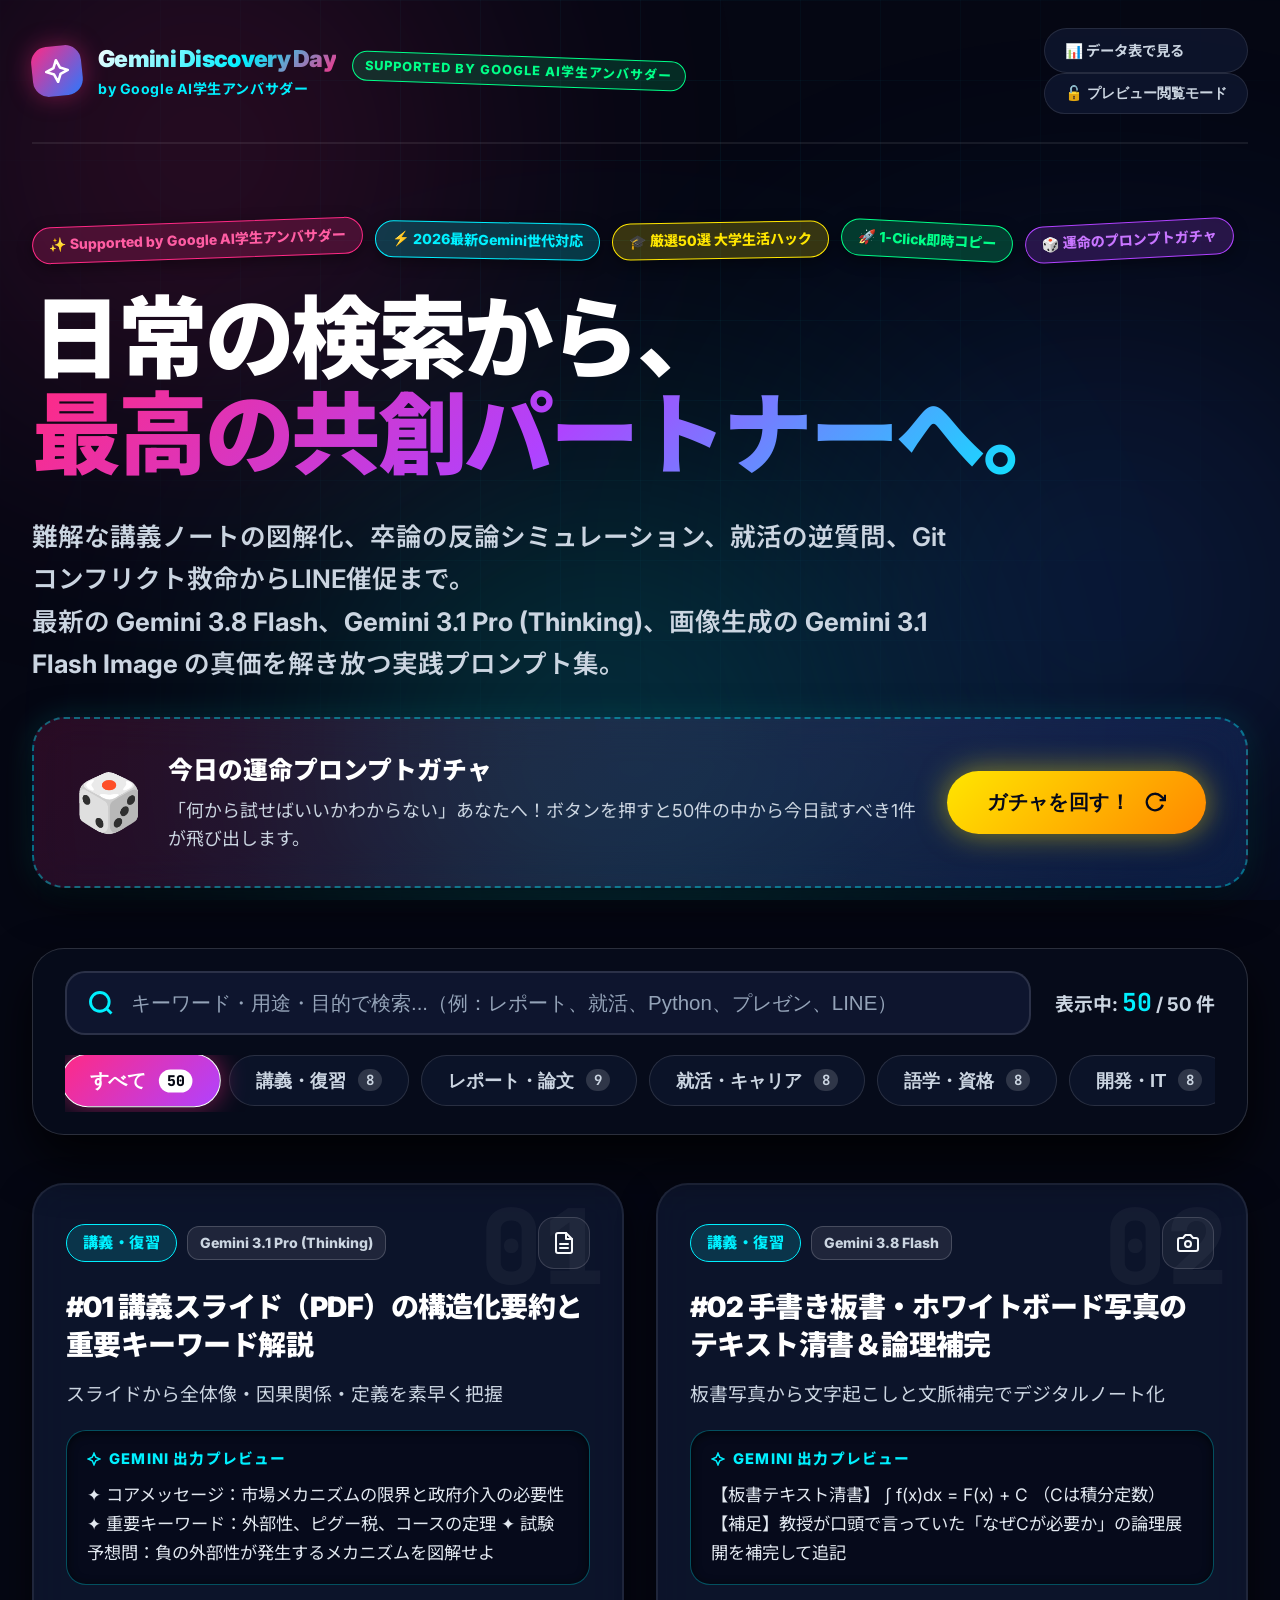
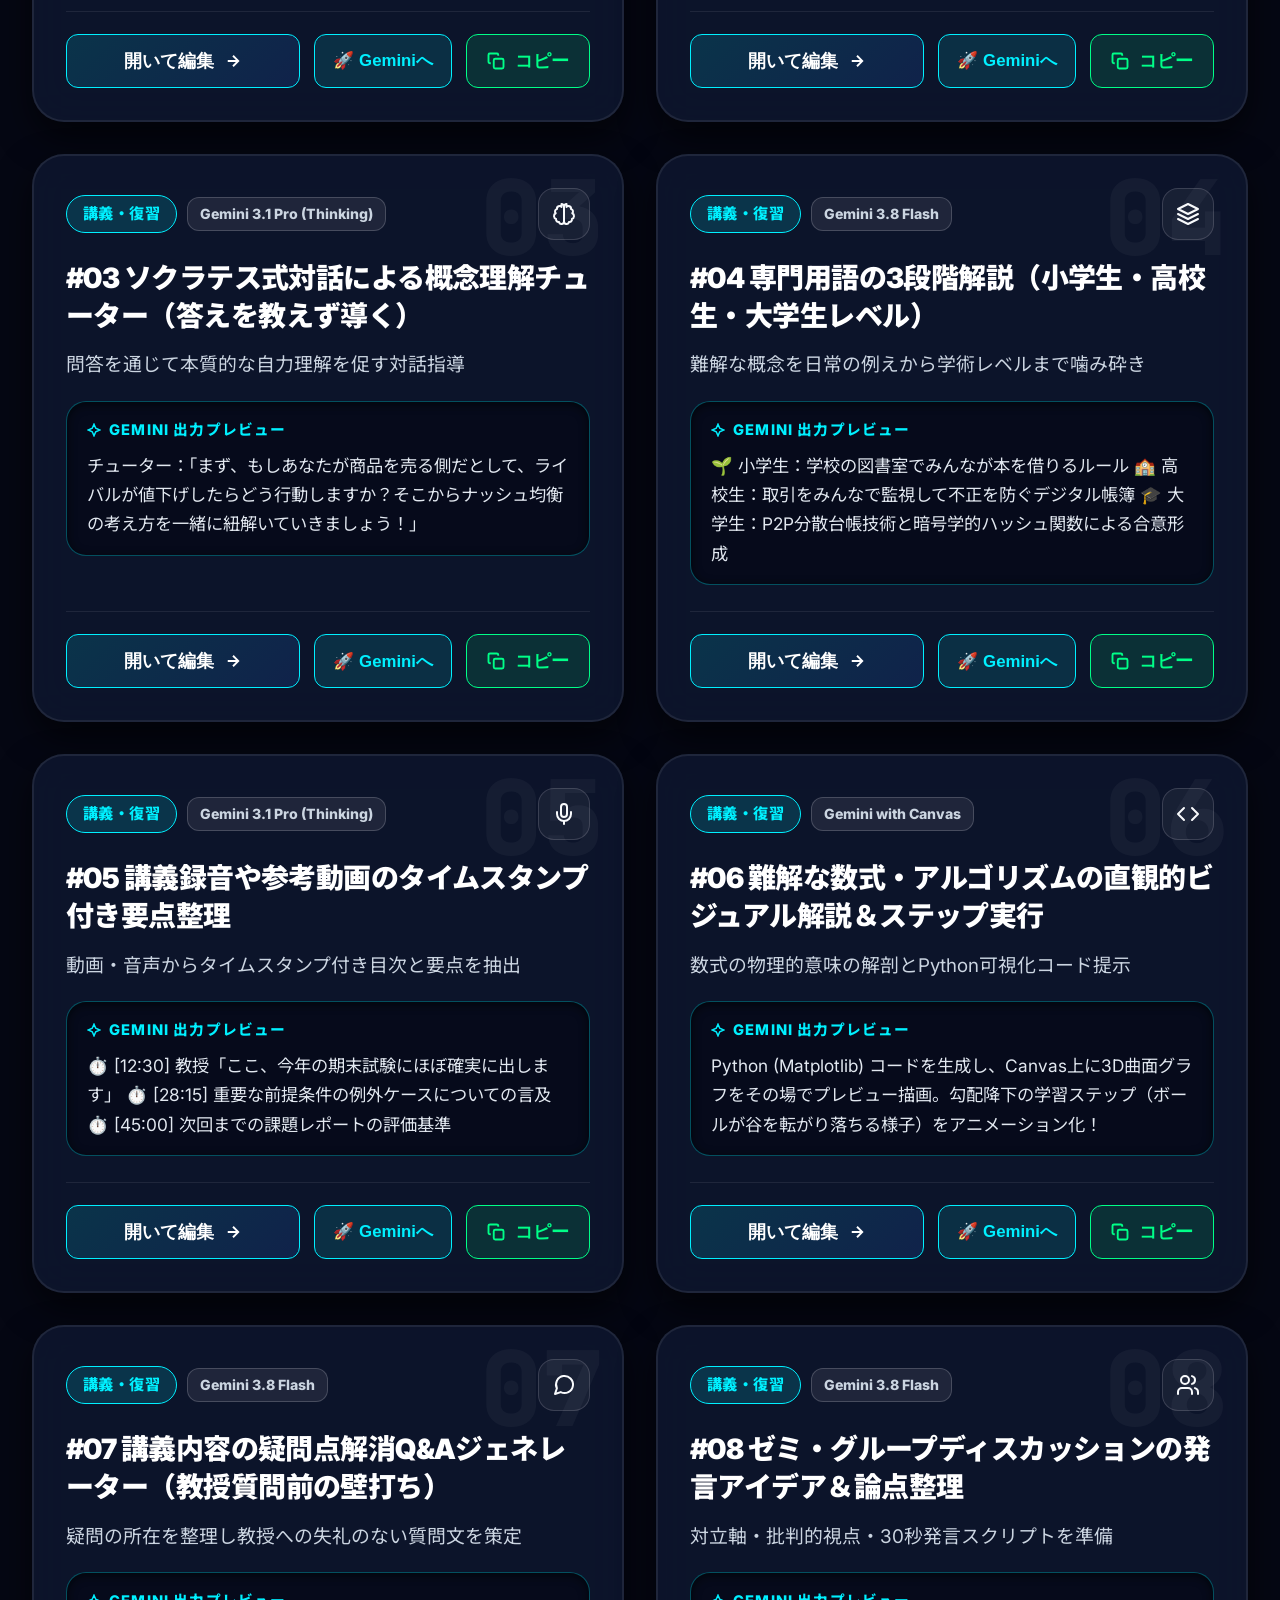
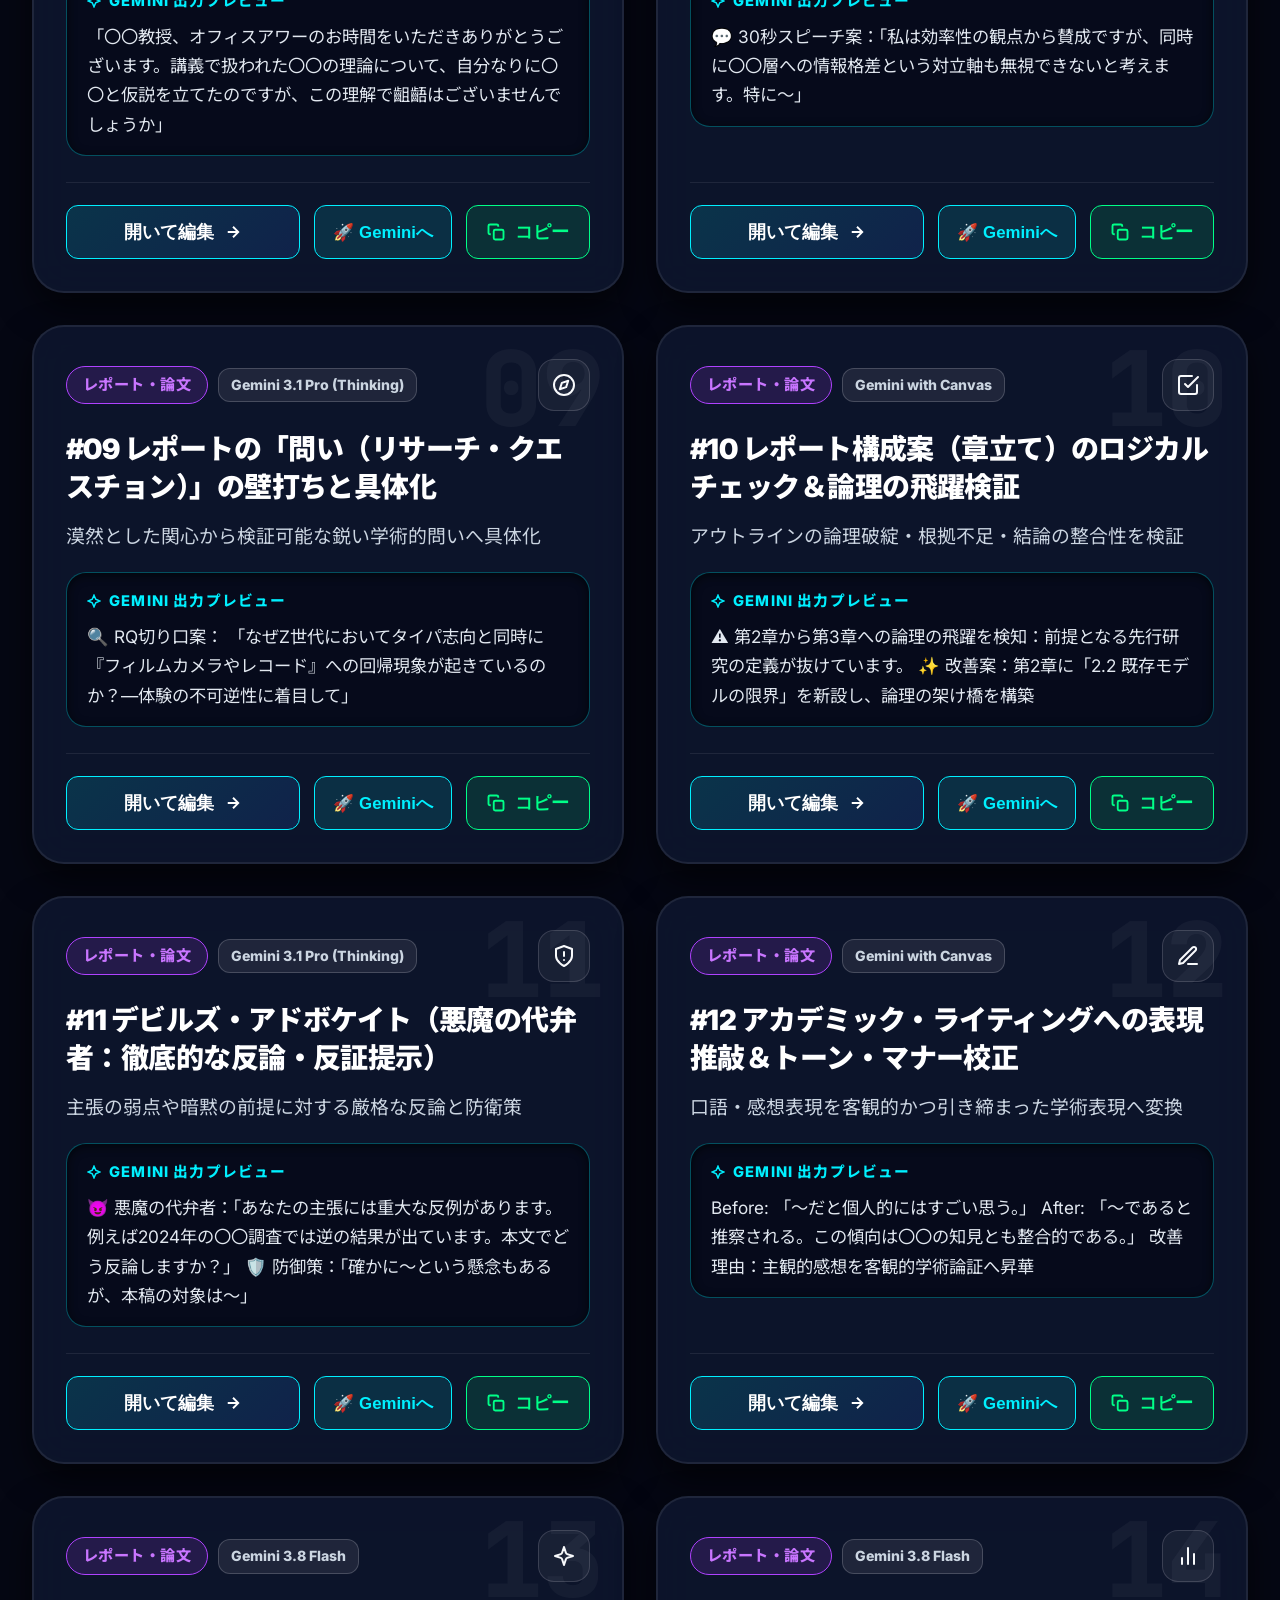
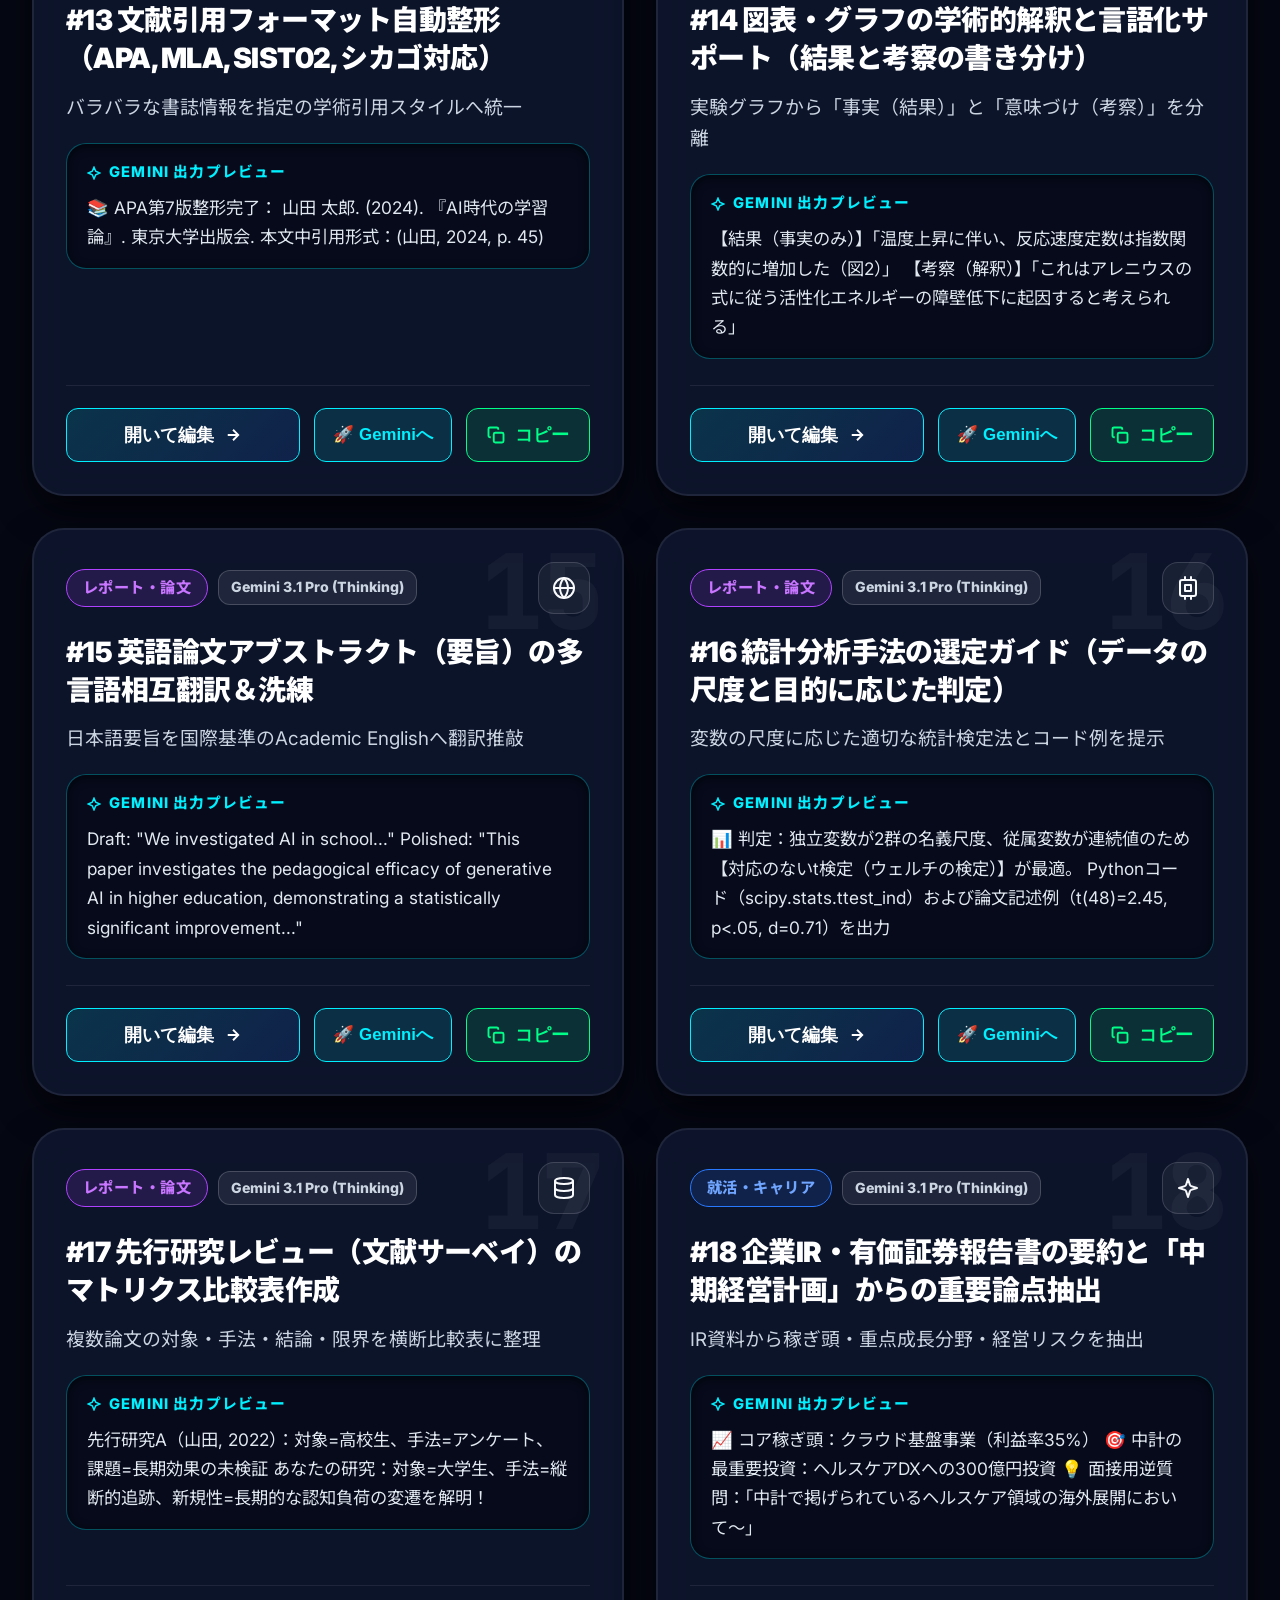
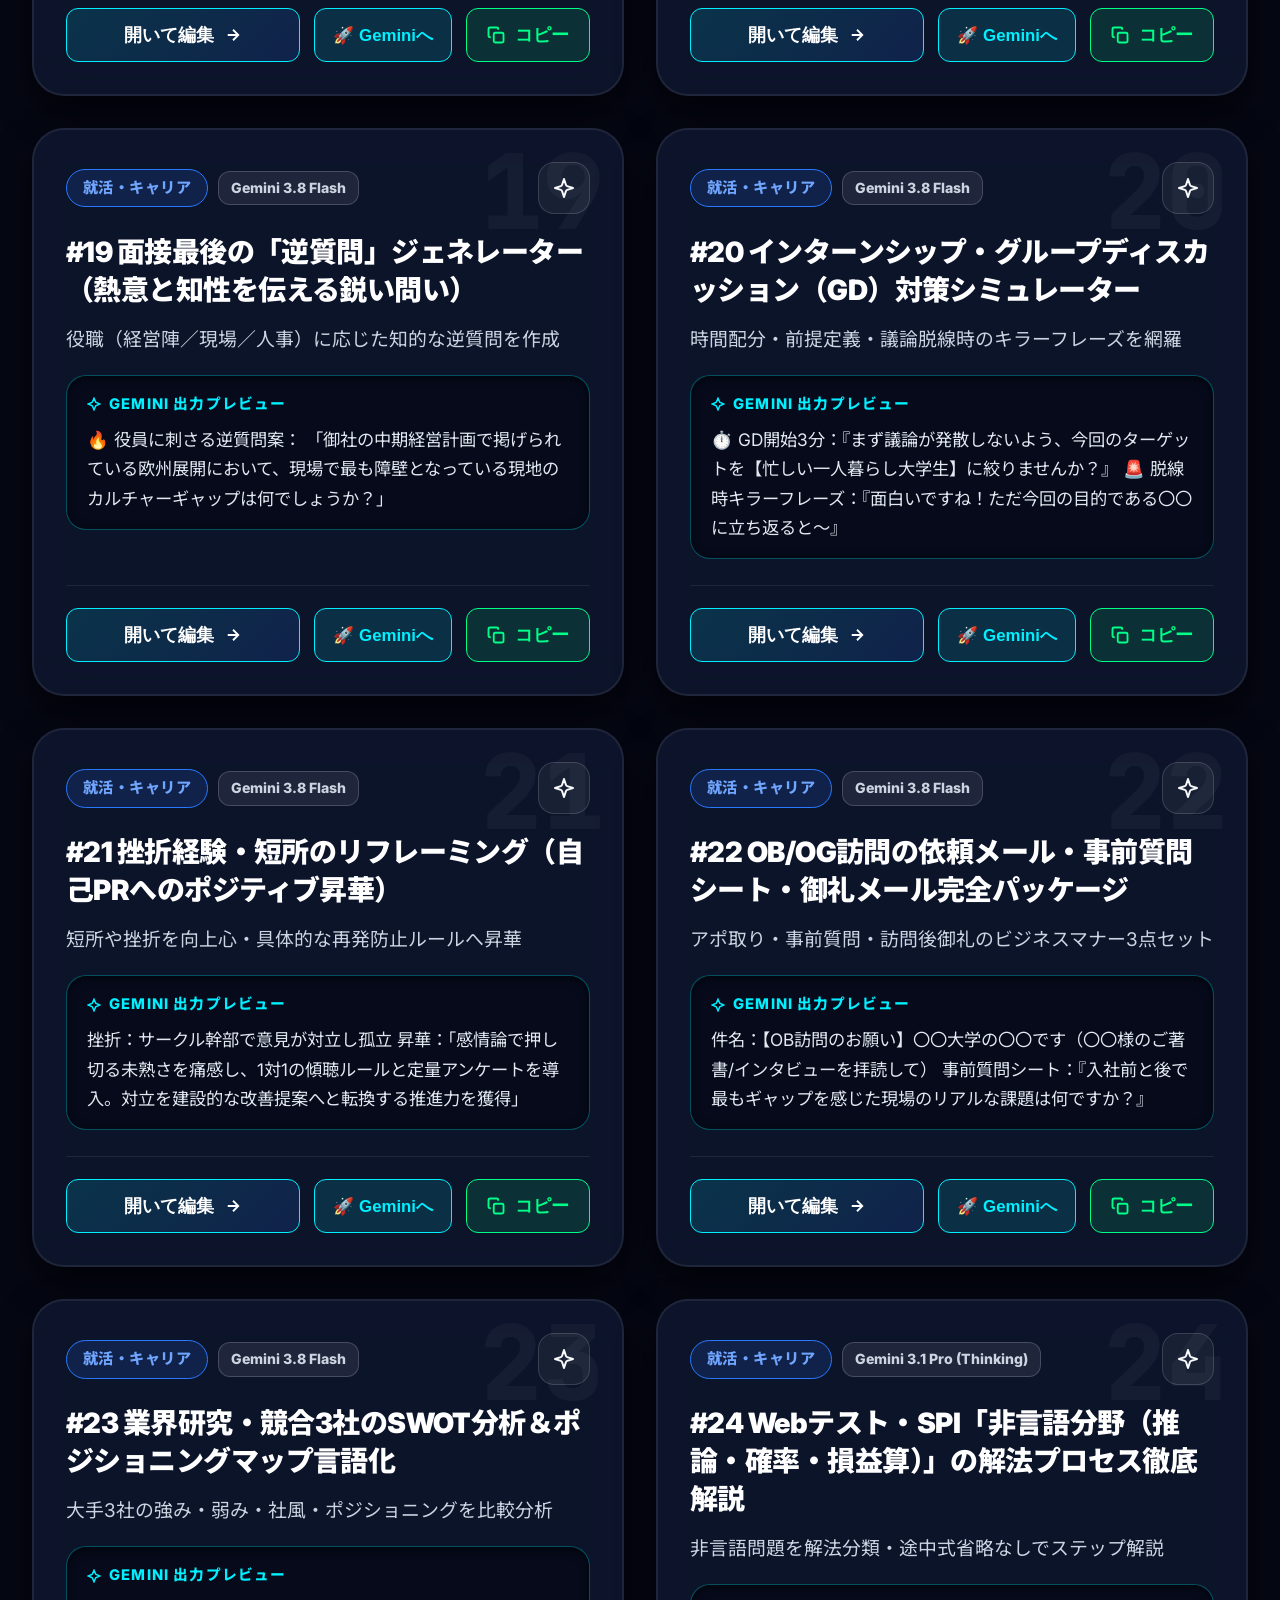
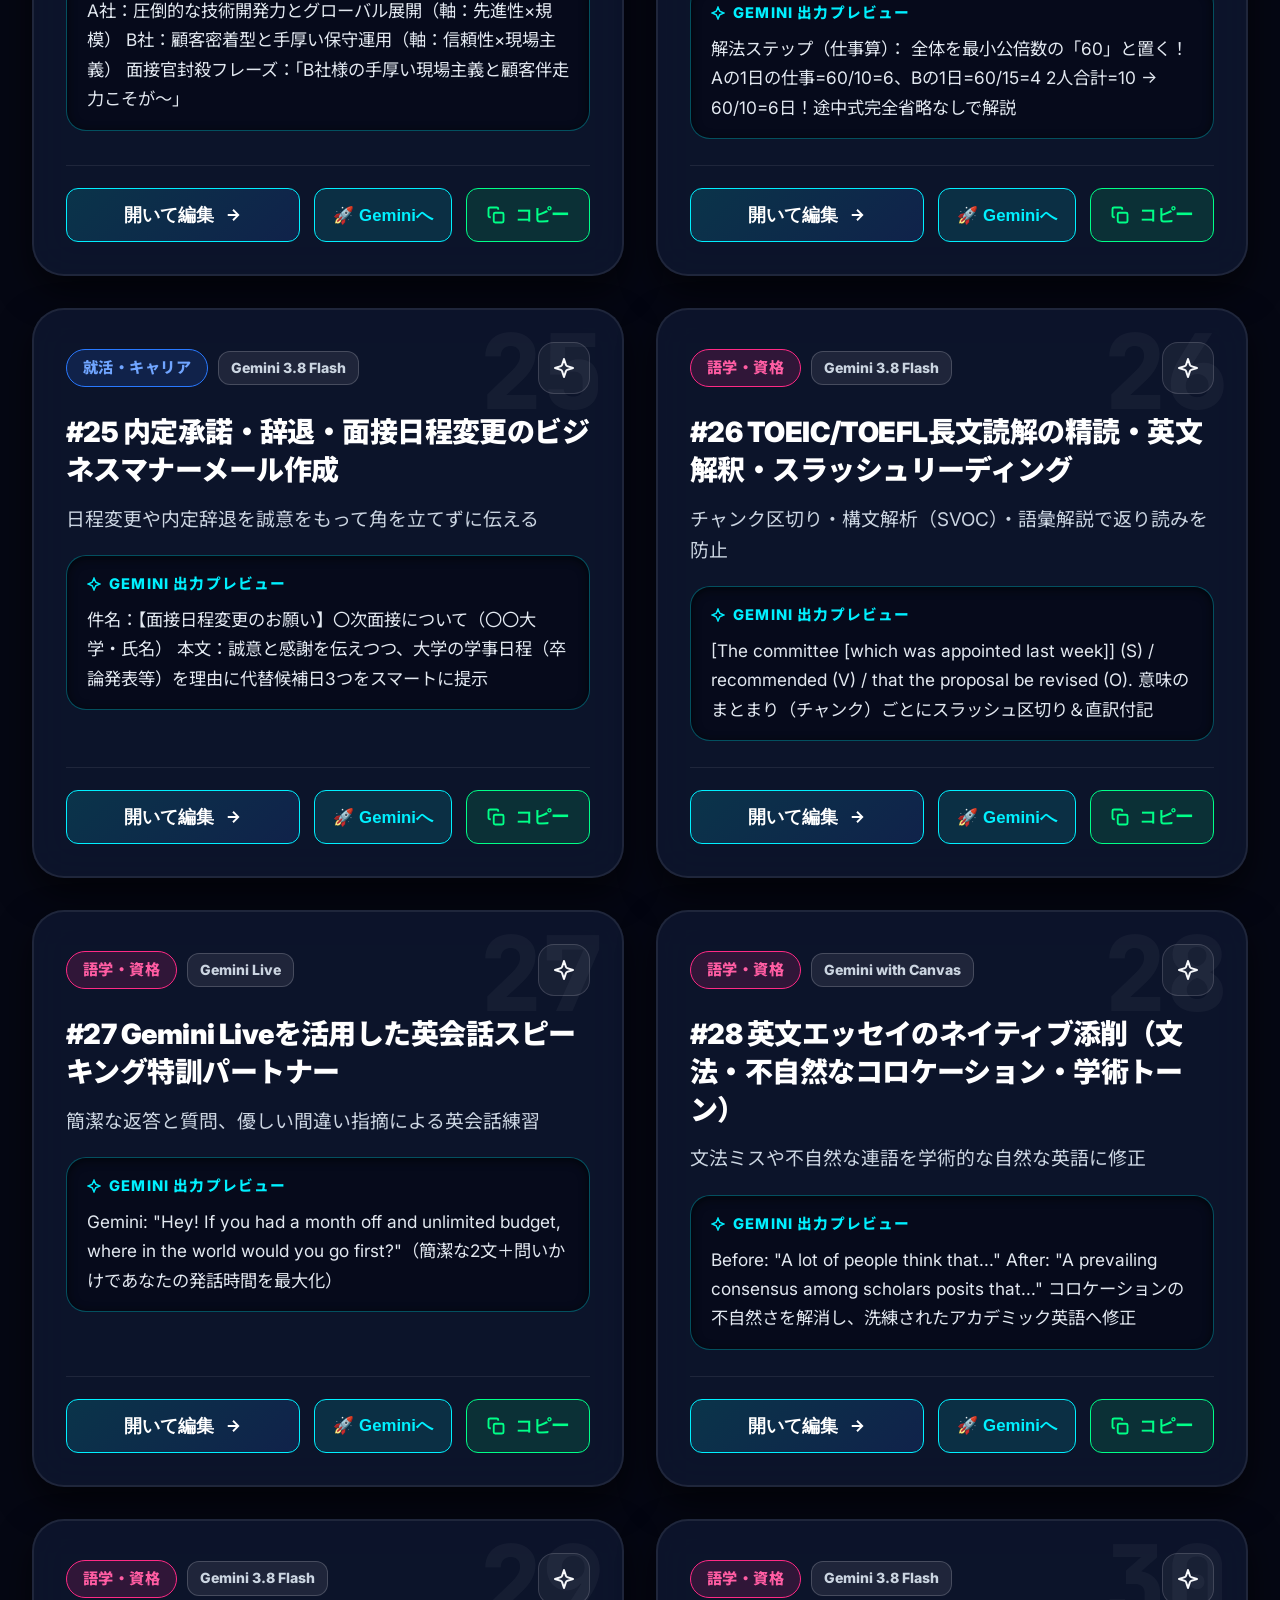
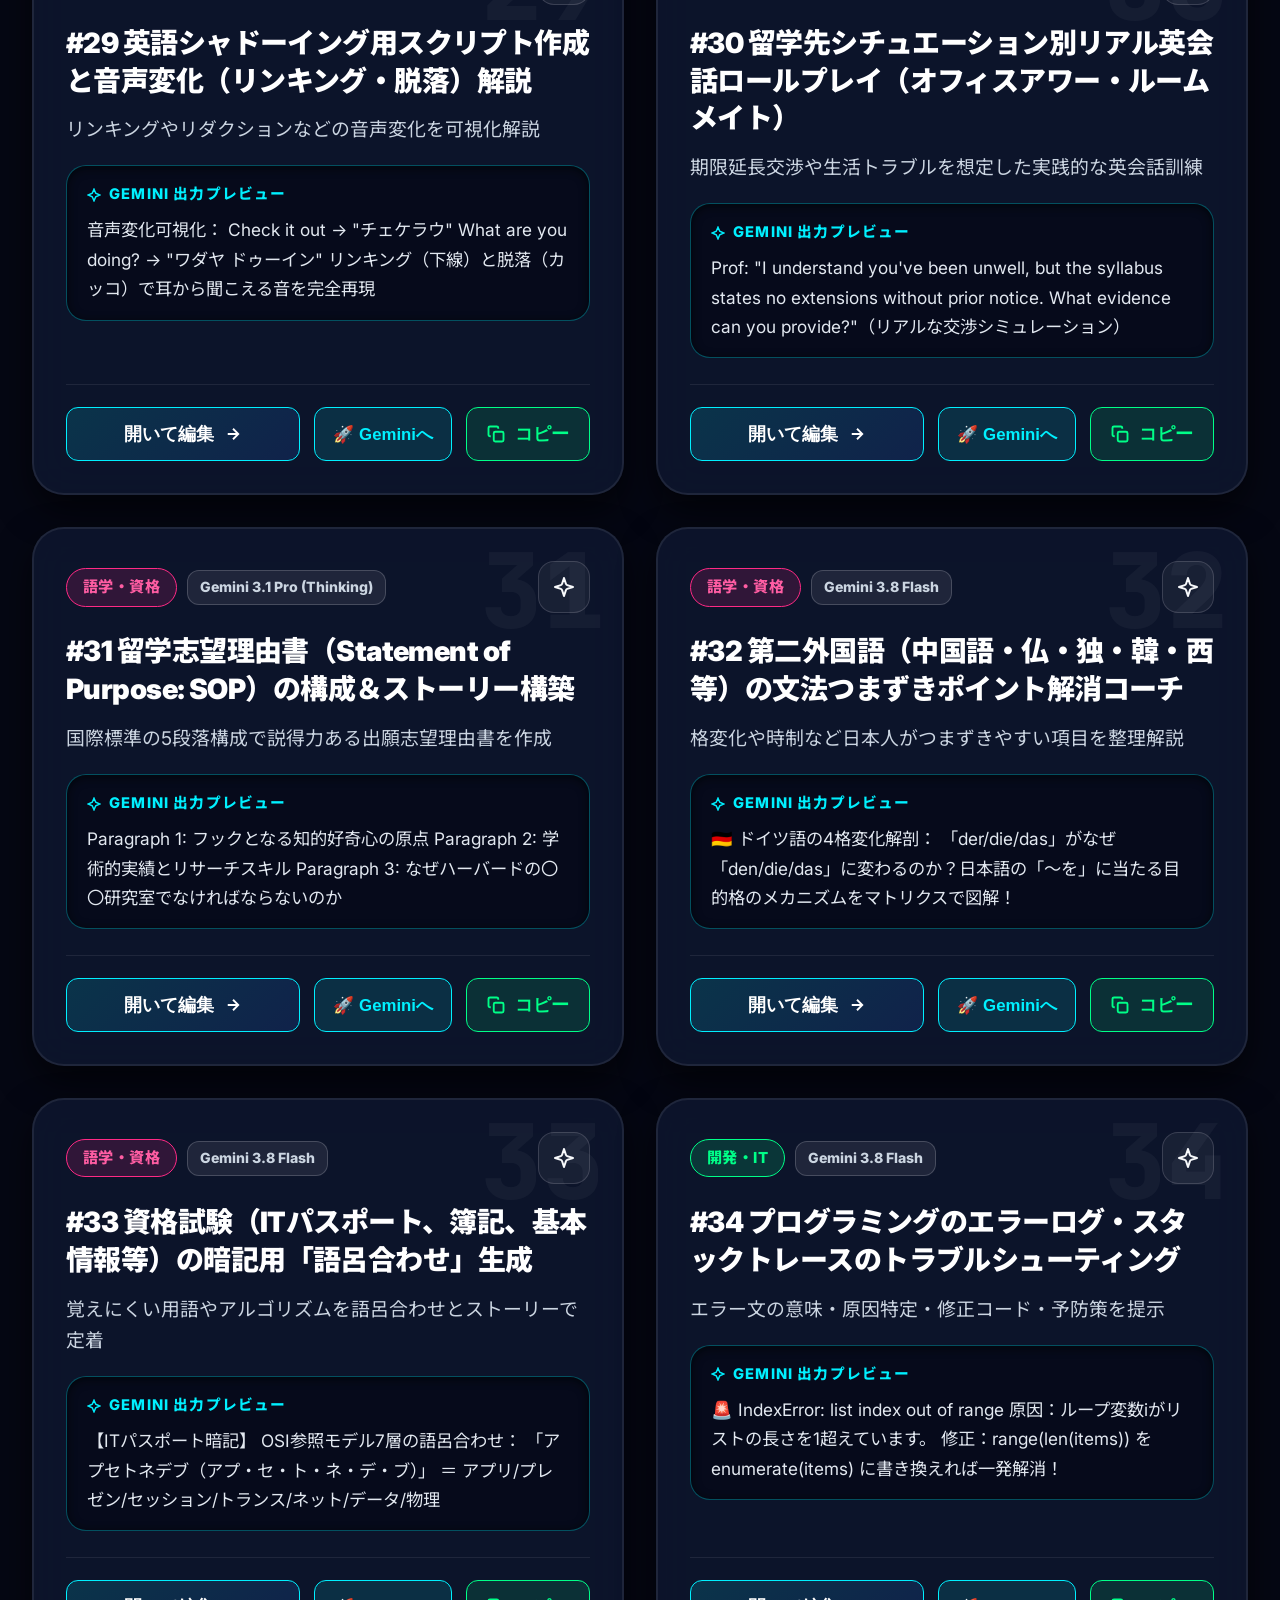
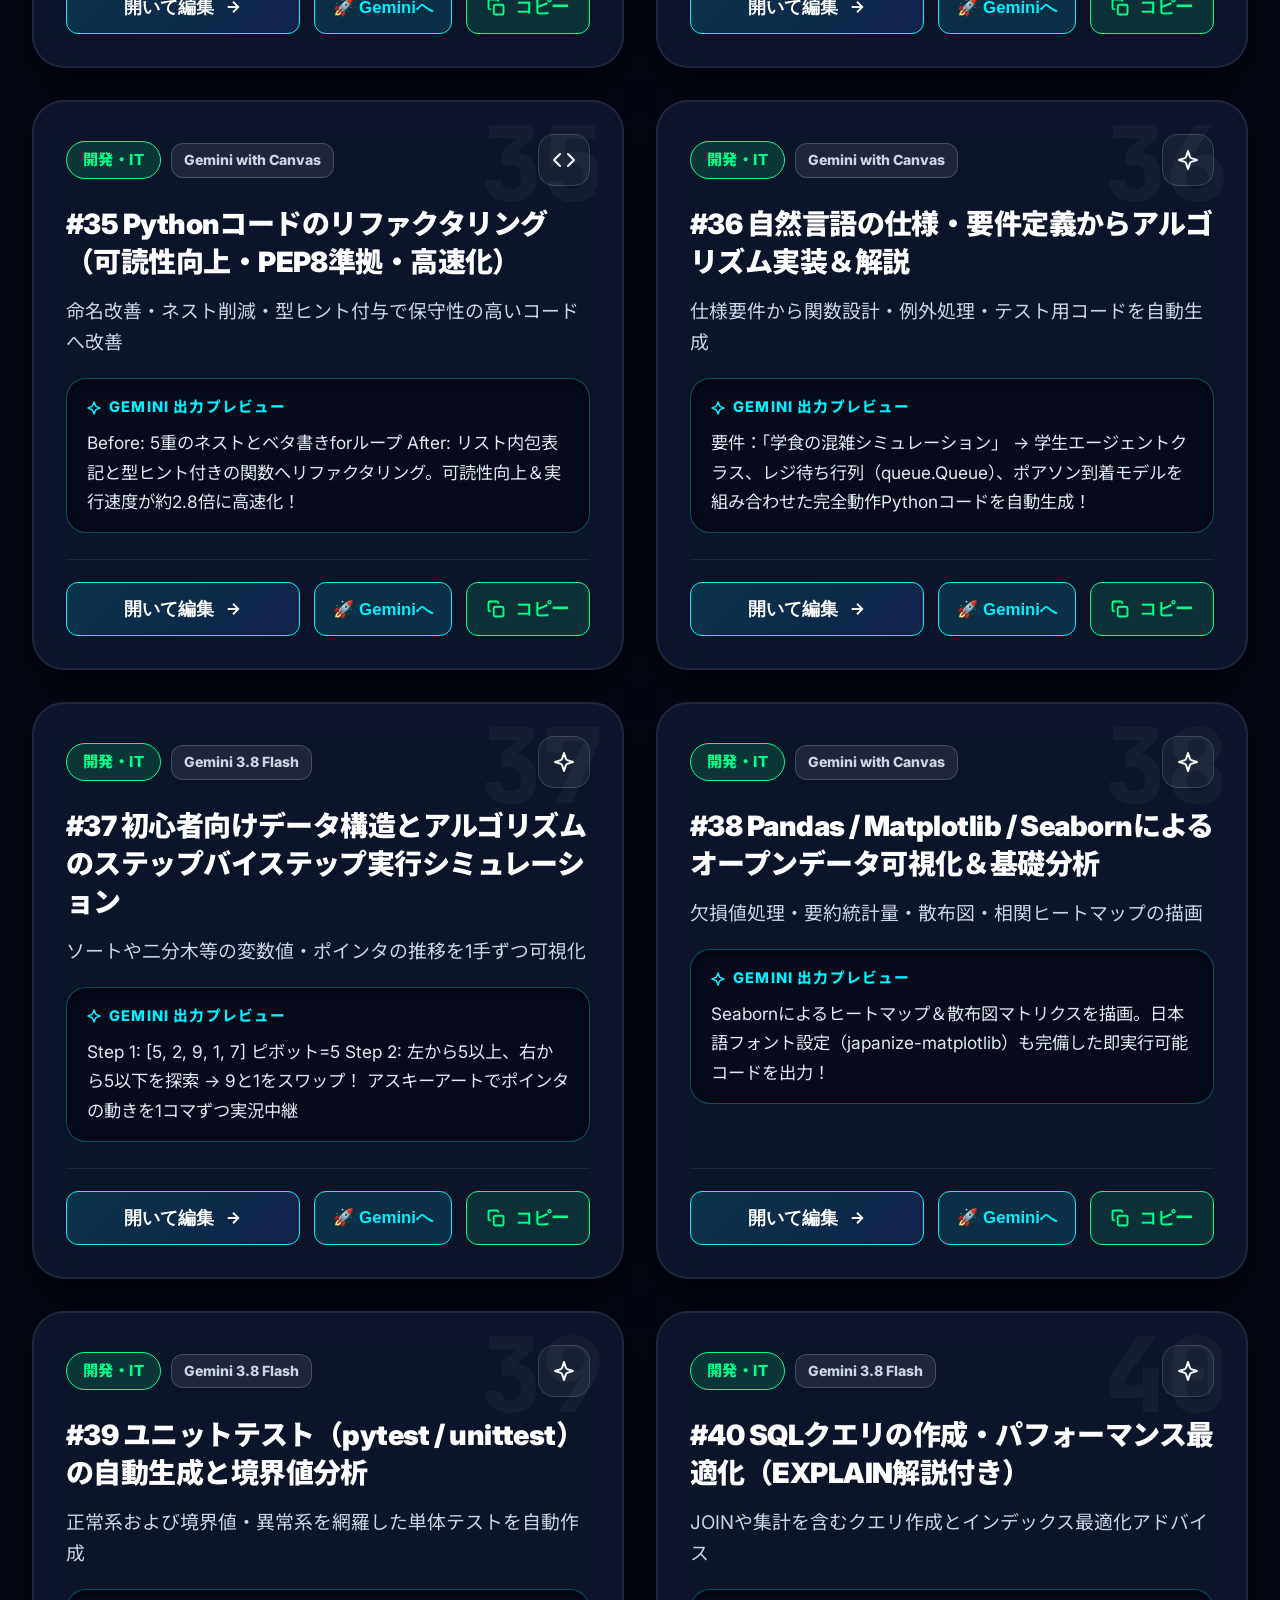
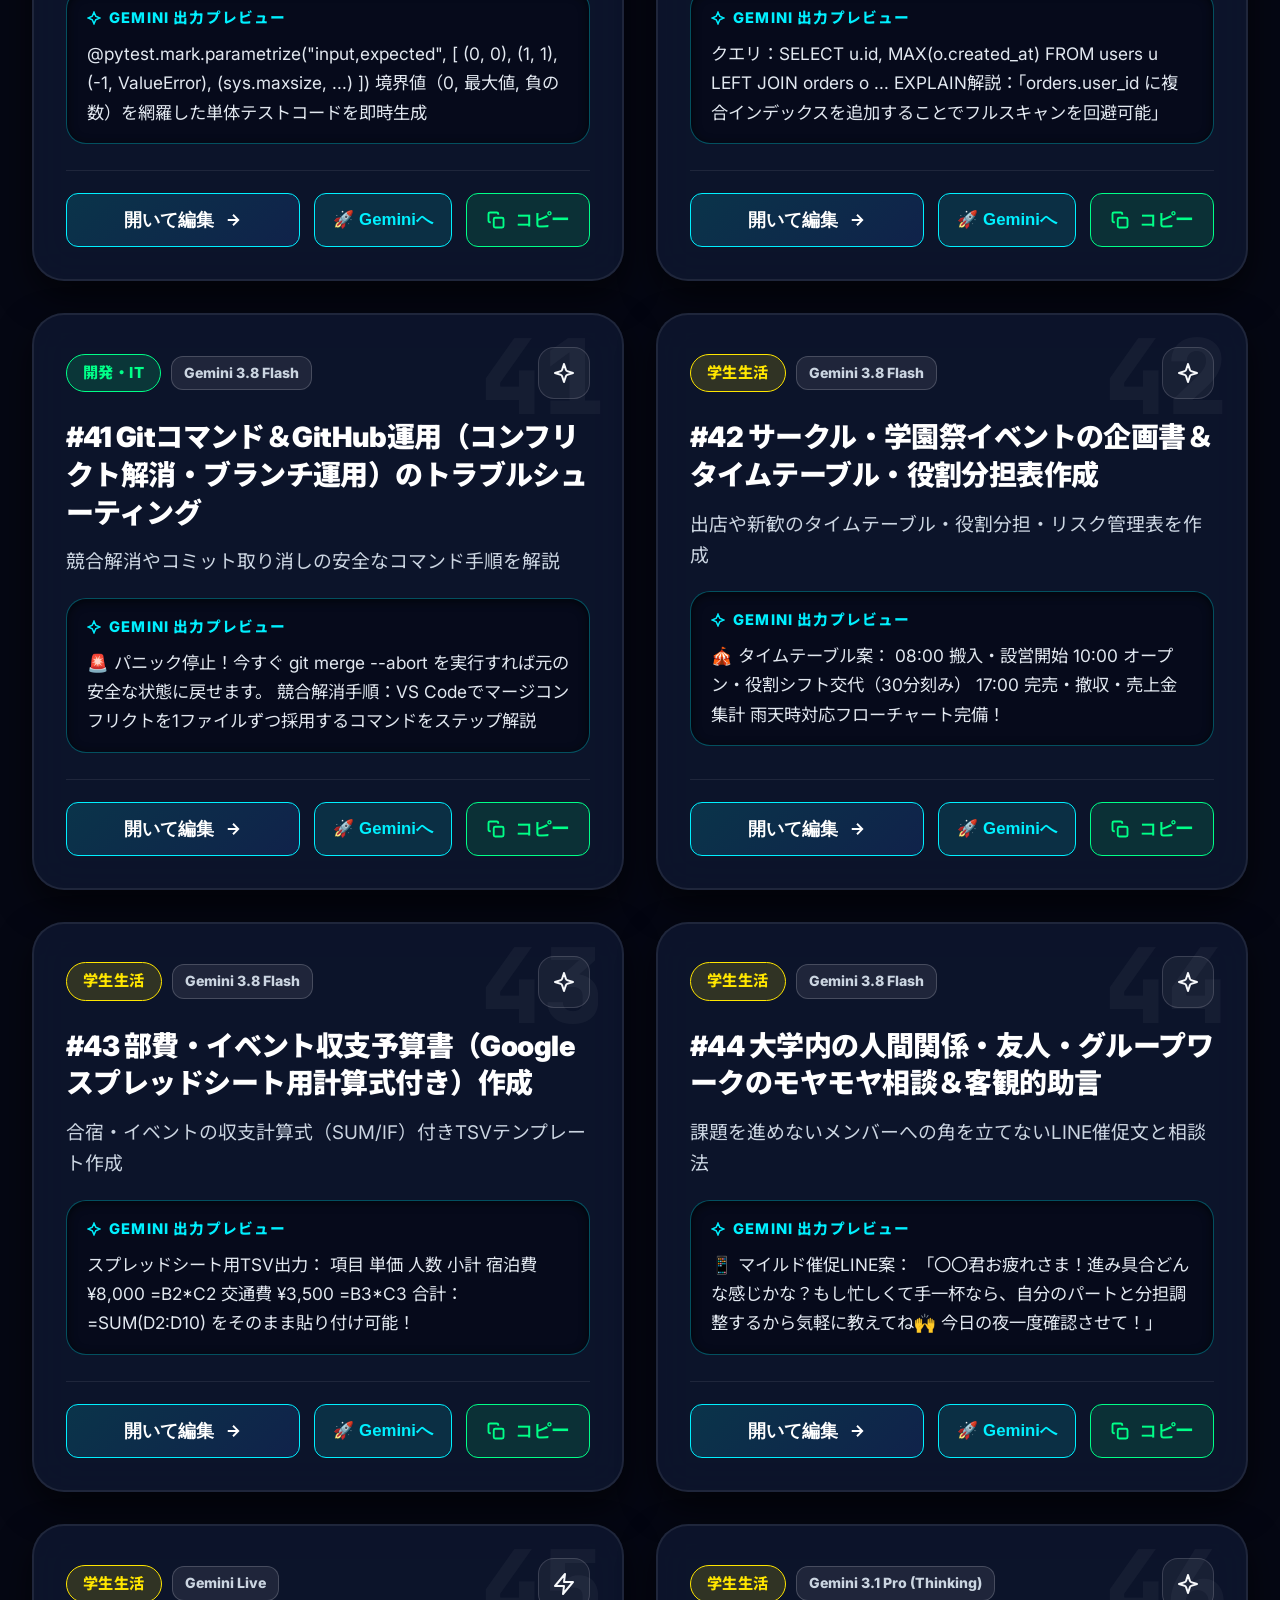
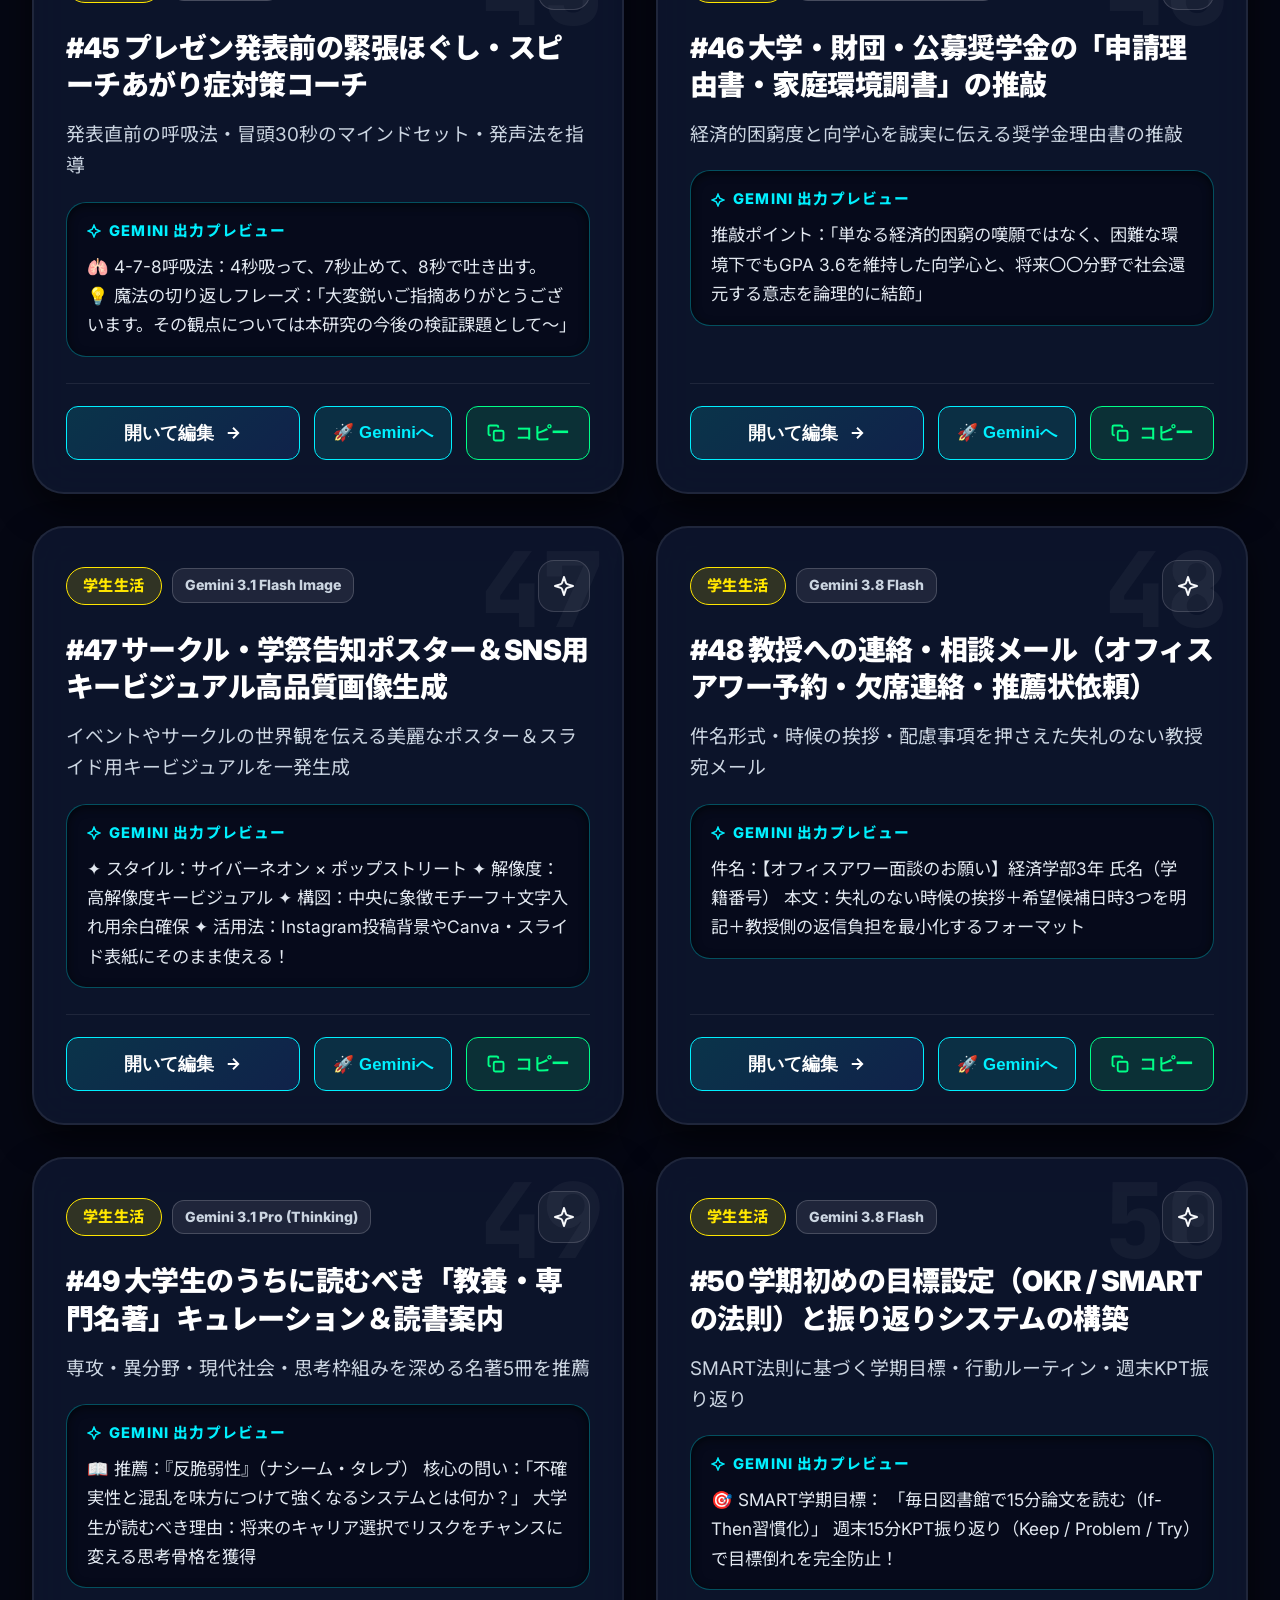
<file: site/index.html>
<!DOCTYPE html>
<html lang="ja">
<head>
  <meta charset="UTF-8">
  <meta name="viewport" content="width=device-width, initial-scale=1.0">
  <title>Gemini Discovery Day | 参加者限定 プロンプトエディトリアル</title>
  
  <!-- Modern Clean Google Fonts -->
  <link rel="preconnect" href="https://fonts.googleapis.com">
  <link rel="preconnect" href="https://fonts.gstatic.com" crossorigin>
  <link href="https://fonts.googleapis.com/css2?family=Inter:wght@400;500;600;700;800;900&family=JetBrains+Mono:wght@400;600;700;800;900&family=Noto+Sans+JP:wght@400;500;700;800;900&display=swap" rel="stylesheet">
  
  <!-- High-Impact Editorial Stylesheet -->
  <link rel="stylesheet" href="styles.css">
</head>
<body>

  <!-- Fullscreen Particle Confetti Canvas -->
  <canvas id="confetti-canvas"></canvas>

  <!-- Ambient Cyber Background -->
  <div class="cyber-bg">
    <div class="cyber-grid"></div>
    <div class="ambient-orb orb-1"></div>
    <div class="ambient-orb orb-2"></div>
    <div class="ambient-orb orb-3"></div>
  </div>

  <!-- Main Container -->
  <div class="app-container">

    <!-- Playful Navigation -->
    <header class="top-nav">
      <div class="nav-brand">
        <div class="brand-icon-box">
          <svg width="26" height="26" viewBox="0 0 24 24" fill="none" stroke="#fff" stroke-width="2.4" stroke-linecap="round" stroke-linejoin="round">
            <polygon points="12 2 15 9 22 12 15 15 12 22 9 15 2 12 9 9 12 2"/>
          </svg>
        </div>
        <div>
          <h1 class="brand-title">Gemini Discovery Day</h1>
          <span style="font-size: 0.88rem; font-weight: 700; color: var(--neon-cyan); display: block; letter-spacing: 0.04em;">by Google AI学生アンバサダー</span>
        </div>
        <span class="brand-badge">Supported by Google AI学生アンバサダー</span>
      </div>

      <div class="nav-actions">
        <a href="table.html" class="btn-nav-auth" style="text-decoration: none;" title="全50件のプロンプトを表形式で閲覧">
          <span>📊 データ表で見る</span>
        </a>
        <button id="btn-toggle-auth" class="btn-nav-auth" title="合言葉ロックのテスト切り替え">
          <!-- Populated by JavaScript -->
        </button>
      </div>
    </header>

    <!-- Bold Magazine Breakout Hero -->
    <section class="hero-breakout">
      
      <!-- Street Stickers Cloud -->
      <div class="sticker-tags-cloud">
        <span class="sticker-tag tag-pink">✨ Supported by Google AI学生アンバサダー</span>
        <span class="sticker-tag tag-cyan">⚡ 2026最新Gemini世代対応</span>
        <span class="sticker-tag tag-yellow">🎓 厳選50選 大学生活ハック</span>
        <span class="sticker-tag tag-green">🚀 1-Click即時コピー</span>
        <span class="sticker-tag tag-purple">🎲 運命のプロンプトガチャ</span>
      </div>

      <!-- Giant Editorial Title -->
      <h2 class="hero-giant-title">
        日常の検索から、<br>
        <span class="grad-accent">最高の共創パートナーへ。</span>
      </h2>

      <p class="hero-sub-statement">
        難解な講義ノートの図解化、卒論の反論シミュレーション、就活の逆質問、Gitコンフリクト救命からLINE催促まで。<br>
        最新の <strong>Gemini 3.8 Flash</strong>、<strong>Gemini 3.1 Pro (Thinking)</strong>、画像生成の <strong>Gemini 3.1 Flash Image</strong> の真価を解き放つ実践プロンプト集。
      </p>

      <!-- Interactive Gacha Feature -->
      <div class="gacha-interactive-card">
        <div class="gacha-info-col">
          <span class="gacha-dice-icon">🎲</span>
          <div>
            <h3 class="gacha-title-h3">今日の運命プロンプトガチャ</h3>
            <p class="gacha-desc-p">「何から試せばいいかわからない」あなたへ！ボタンを押すと50件の中から今日試すべき1件が飛び出します。</p>
          </div>
        </div>
        <button id="btn-spin-gacha" class="btn-spin-gacha">
          <span>ガチャを回す！</span>
          <svg width="22" height="22" viewBox="0 0 24 24" fill="none" stroke="currentColor" stroke-width="2.5"><polyline points="23 4 23 10 17 10"/><path d="M20.49 15a9 9 0 1 1-2.12-9.36L23 10"/></svg>
        </button>
      </div>

    </section>

    <!-- Large Touch-Friendly Toolbar -->
    <section class="playful-toolbar">
      <div class="toolbar-search-row">
        <div class="big-search-box">
          <svg viewBox="0 0 24 24" fill="none" stroke="currentColor" stroke-width="2.5"><circle cx="11" cy="11" r="8"/><line x1="21" y1="21" x2="16.65" y2="16.65"/></svg>
          <input type="text" id="search-input" class="big-search-input" placeholder="キーワード・用途・目的で検索...（例：レポート、就活、Python、プレゼン、LINE）">
        </div>
        <div class="toolbar-result-badge">
          表示中: <strong id="search-count">50</strong> / 50 件
        </div>
      </div>

      <!-- Category Filter Chips -->
      <div class="category-filter-scroller" id="category-strip">
        <!-- Rendered by JS -->
      </div>
    </section>

    <!-- Bento Grid Showcase -->
    <main class="bento-grid" id="showcase-grid">
      <!-- Dynamic Bento Cards Rendered by app.js -->
    </main>

    <!-- Playful Editorial Footer -->
    <footer class="playful-footer">
      <div>
        <strong style="color: #fff; font-size: 1.25rem; display: block; margin-bottom: 6px; font-weight: 900;">Gemini Discovery Day by Google AI学生アンバサダー</strong>
        <span style="color: var(--text-secondary); font-size: 1.05rem;">2026.11.25 [Wed] 17:30 - 20:30 @ 大手町 3x3Lab Future</span>
      </div>
      <div style="text-align: right;">
        <p style="color: var(--neon-cyan); font-weight: 800; font-size: 1.05rem; margin-bottom: 4px;">Supported by Google AI学生アンバサダー</p>
        <p style="color: var(--text-muted); font-size: 0.95rem;">© 2026 AI映像委員会 / Gemini Discovery Day 実行委員会</p>
      </div>
    </footer>

  </div>

  <!-- Detail Modal with Live Personalizer -->
  <div class="modal-overlay" id="prompt-detail-modal">
    <div class="modal-dialog">
      <!-- Modal Header -->
      <div class="modal-header">
        <div class="modal-title-col">
          <div class="modal-meta-row">
            <span class="sticker-tag tag-cyan" id="modal-cat-badge">講義・復習</span>
            <span class="sticker-tag tag-pink" id="modal-model-badge">Gemini 3.8 Flash</span>
            <span style="font-family: 'JetBrains Mono', monospace; font-weight: 800; color: var(--text-muted);" id="modal-num">#01</span>
          </div>
          <h2 class="modal-giant-h2" id="modal-h2">タイトル</h2>
          <p class="modal-aim-lead" id="modal-aim-p">ねらい・得られる効果</p>
        </div>
        <button class="btn-close-modal" id="btn-close-modal" aria-label="閉じる">
          <svg width="22" height="22" viewBox="0 0 24 24" fill="none" stroke="currentColor" stroke-width="2.5"><line x1="18" y1="6" x2="6" y2="18"/><line x1="6" y1="6" x2="18" y2="18"/></svg>
        </button>
      </div>

      <!-- Modal Body -->
      <div class="modal-body">

        <!-- Live Personalizer Panel -->
        <div class="live-injector-panel" id="live-injector-panel">
          <div class="injector-header">
            <svg width="22" height="22" viewBox="0 0 24 24" fill="none" stroke="currentColor" stroke-width="2.5"><polygon points="13 2 3 14 12 14 11 22 21 10 12 10 13 2"/></svg>
            <span>リアルタイム・パーソナライザー（入力やボタン選択でプロンプトが自動で書き換わります）</span>
          </div>
          <div class="injector-fields-container" id="injector-fields-container">
            <!-- Rendered dynamically by app.js (multi-variable inputs & quick preset chips) -->
          </div>
          <p class="injector-tip-text">
            💡 入力した文字や選択したスタイルが、下のプロンプト本文内のシアンのハイライト枠に即座に反映されます。そのまま1-ClickコピーしてGeminiに貼り付けられます！
          </p>
        </div>

        <!-- Big Code Display Area -->
        <div class="prompt-code-wrap">
          <pre class="prompt-pre-text" id="prompt-pre"></pre>
        </div>

        <!-- Big Fun Action Buttons -->
        <div class="modal-huge-actions">
          <button class="btn-big-copy-all" id="btn-modal-copy">
            <svg width="22" height="22" viewBox="0 0 24 24" fill="none" stroke="currentColor" stroke-width="2.5"><rect x="9" y="9" width="13" height="13" rx="2" ry="2"/><path d="M5 15H4a2 2 0 0 1-2-2V4a2 2 0 0 1 2-2h9a2 2 0 0 1 2 2v1"/></svg>
            <span>プロンプトを1-Clickコピー</span>
          </button>

          <button class="btn-open-gemini-app" id="btn-open-gemini-app">
            <span>🚀 コピーしてGeminiを開く！</span>
            <svg width="18" height="18" viewBox="0 0 24 24" fill="none" stroke="currentColor" stroke-width="2"><path d="M18 13v6a2 2 0 0 1-2 2H5a2 2 0 0 1-2-2V8a2 2 0 0 1 2-2h6"/><polyline points="15 3 21 3 21 9"/><line x1="10" y1="14" x2="21" y2="3"/></svg>
          </button>
        </div>

        <!-- Model Banner -->
        <div class="model-info-banner">
          <div class="model-info-title" id="modal-model-title">推奨Geminiモデル: Gemini 3.8 Flash</div>
          <div class="model-info-desc" id="modal-model-desc">説明文</div>
        </div>

        <!-- Tips Banner -->
        <div class="model-info-banner" style="border-left-color: var(--neon-pink);">
          <div class="model-info-title" style="color: var(--neon-pink);">💡 成果を最大化する実践Tips</div>
          <div class="model-info-desc" id="modal-tips-desc">Tips文</div>
        </div>

      </div>
    </div>
  </div>

  <!-- Password Lock Screen (Authentication Gate) -->
  <div class="lock-screen-overlay hidden" id="lock-screen">
    <div class="lock-card">
      <span class="lock-icon-dice">🔒</span>
      <h2 class="lock-h2">Gemini Discovery Day</h2>
      <p style="font-size: 0.95rem; font-weight: 800; color: var(--neon-cyan); margin-bottom: 14px; letter-spacing: 0.04em;">by Google AI学生アンバサダー</p>
      <p class="lock-subtitle">
        本サイトはイベント参加者専用の限定特典アーカイブです。<br>
        会場で案内された合言葉（パスワード）を入力してください。
      </p>

      <input type="password" id="lock-input" class="lock-input" placeholder="合言葉を入力" autocomplete="off">
      <div class="lock-err" id="lock-err">合言葉が正しくありません</div>

      <button class="btn-spin-gacha" id="btn-unlock" style="width: 100%; justify-content: center;">
        <span>会場に入る</span>
      </button>

      <p style="font-size: 0.8rem; color: var(--text-muted); margin-top: 24px;">
        ※初期合言葉: <strong>discovery2026</strong>
      </p>
    </div>
  </div>

  <!-- Floating Toast Shelf -->
  <div class="toast-shelf" id="toast-shelf"></div>

  <!-- Scripts -->
  <script src="prompts-data.js"></script>
  <script src="app.js"></script>
</body>
</html>
</file>
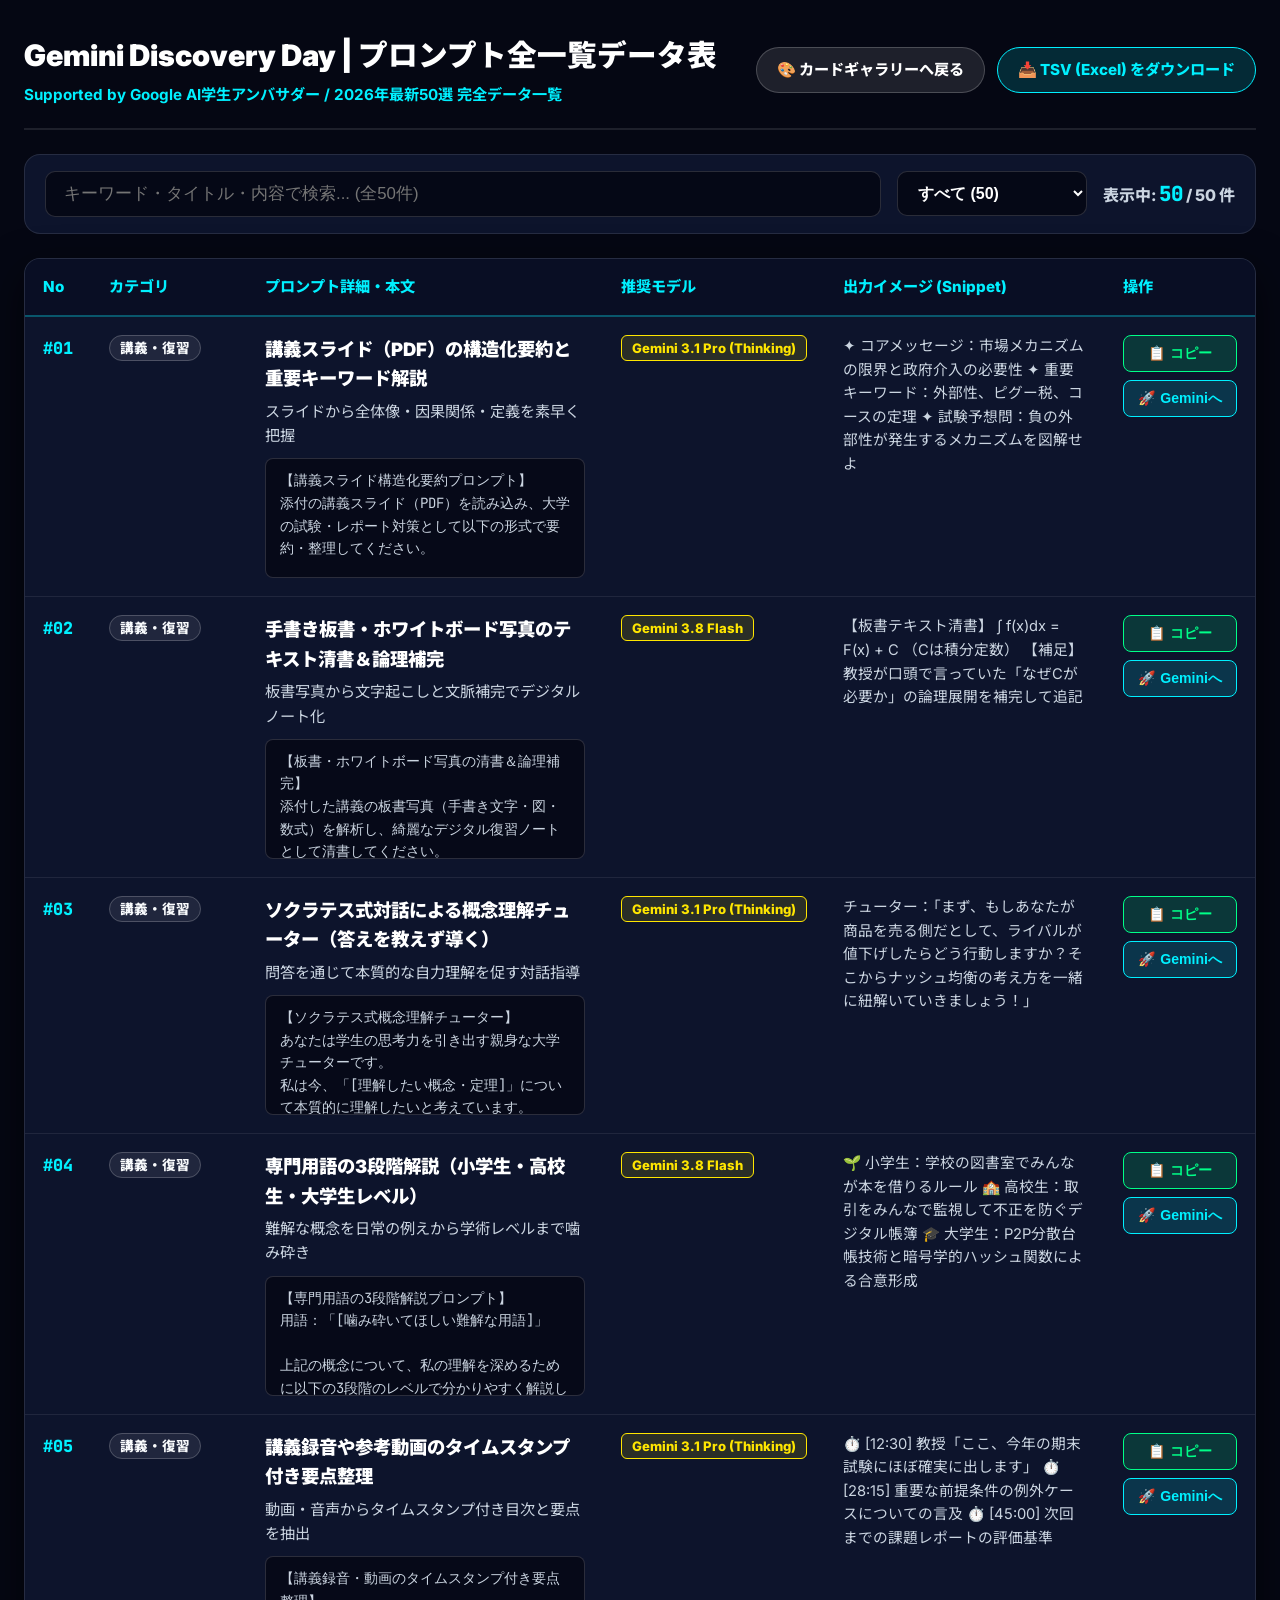
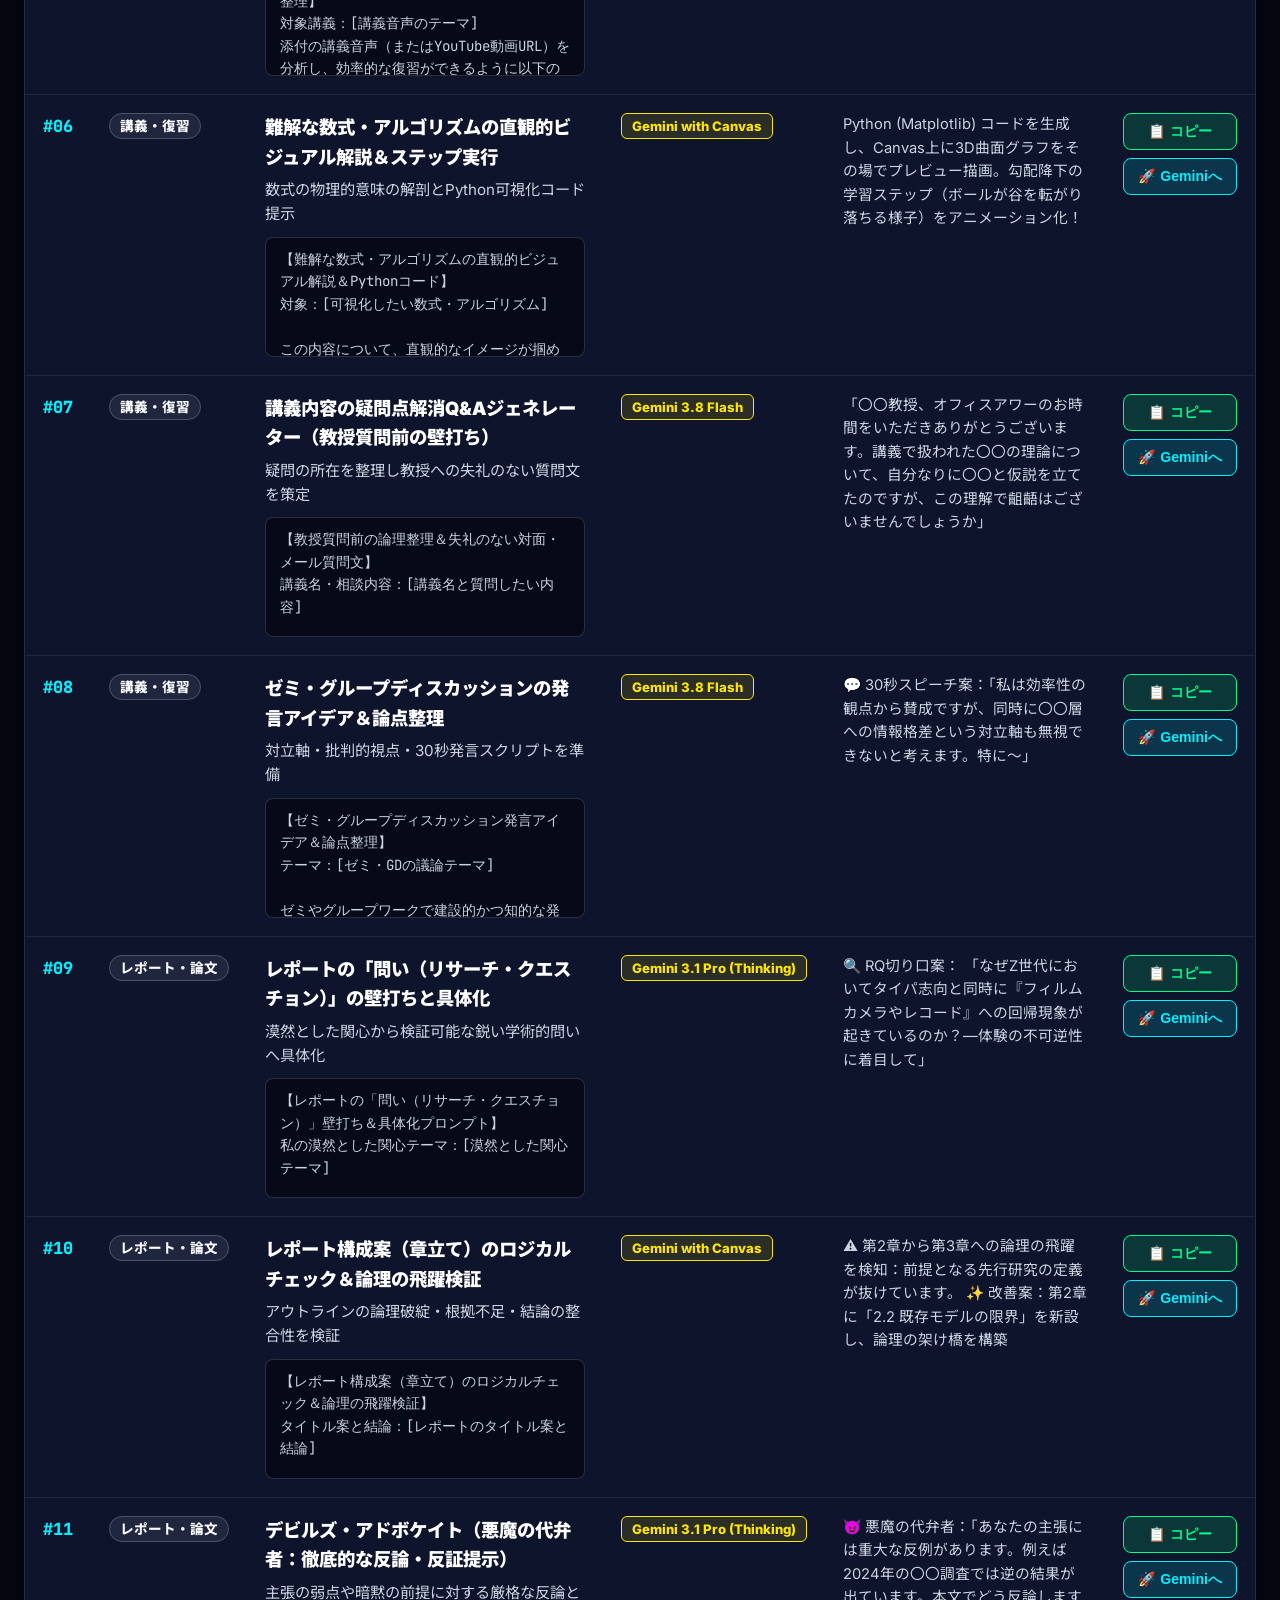
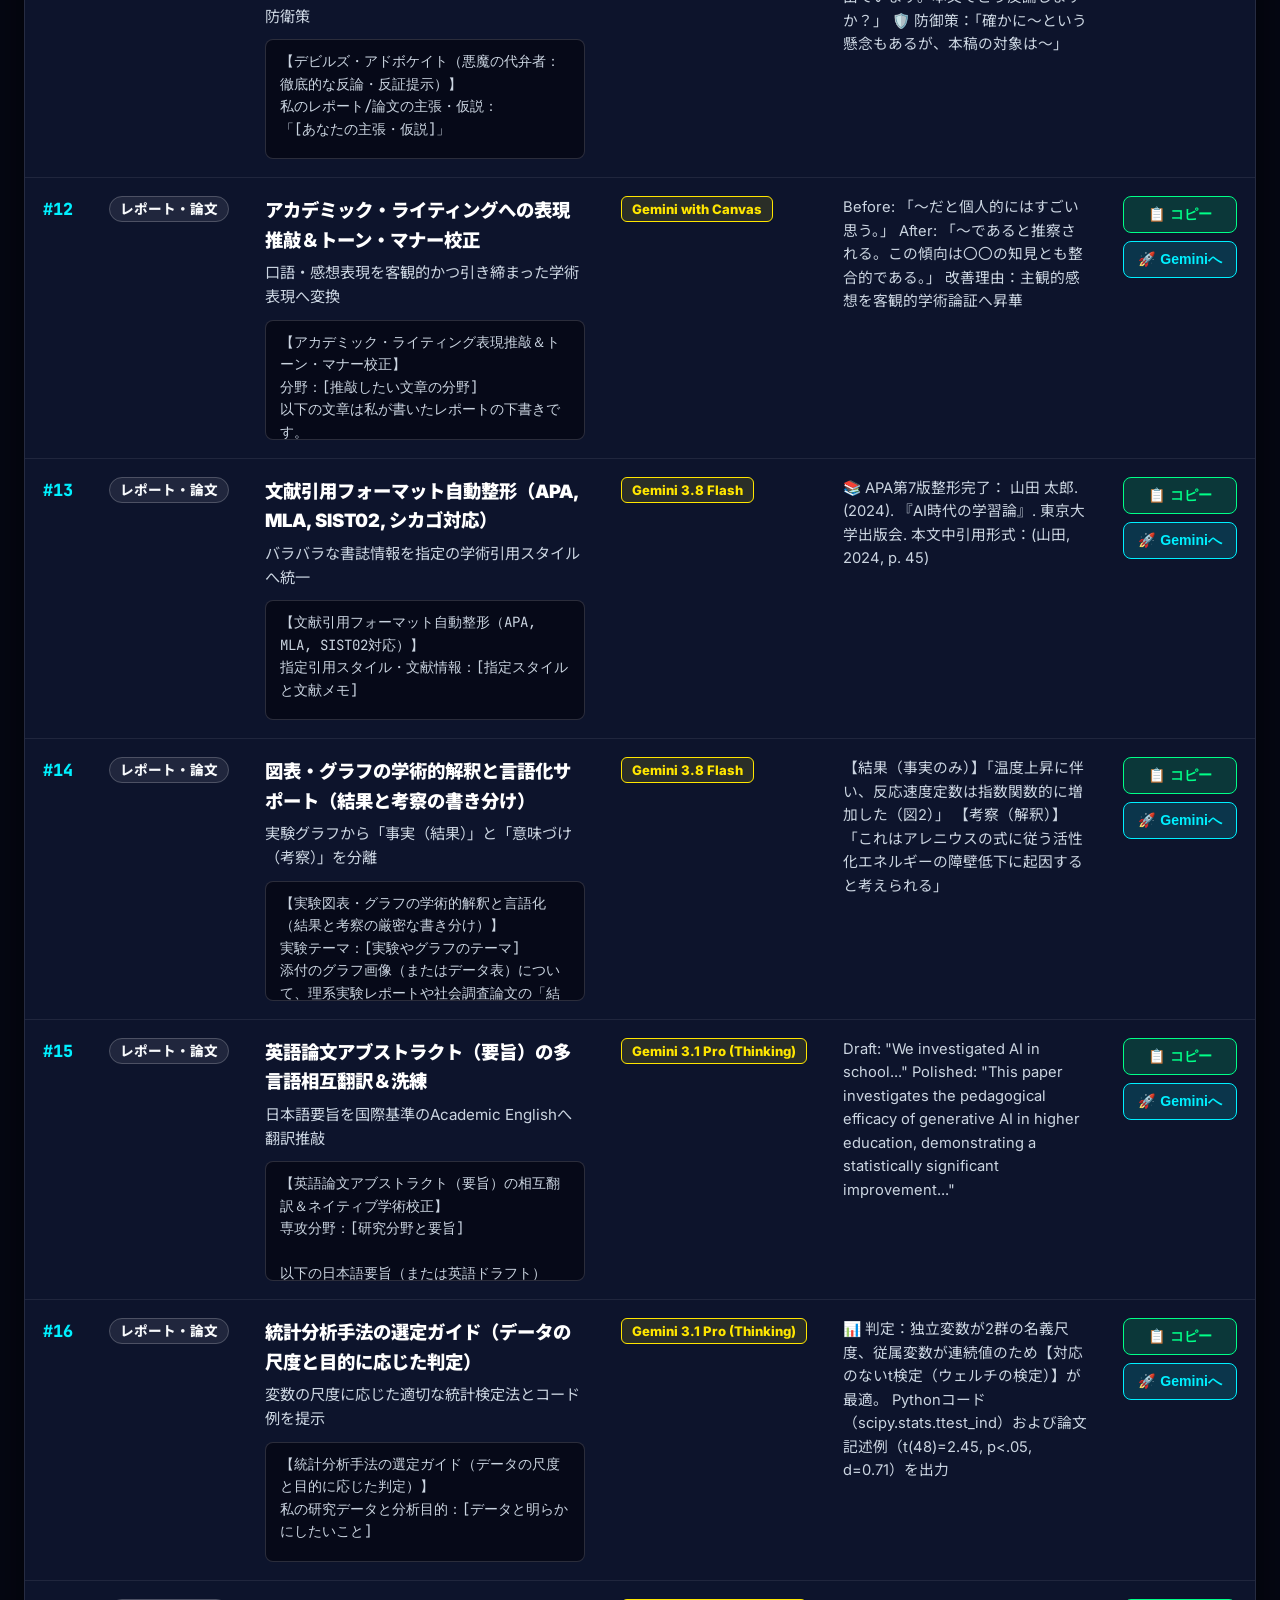
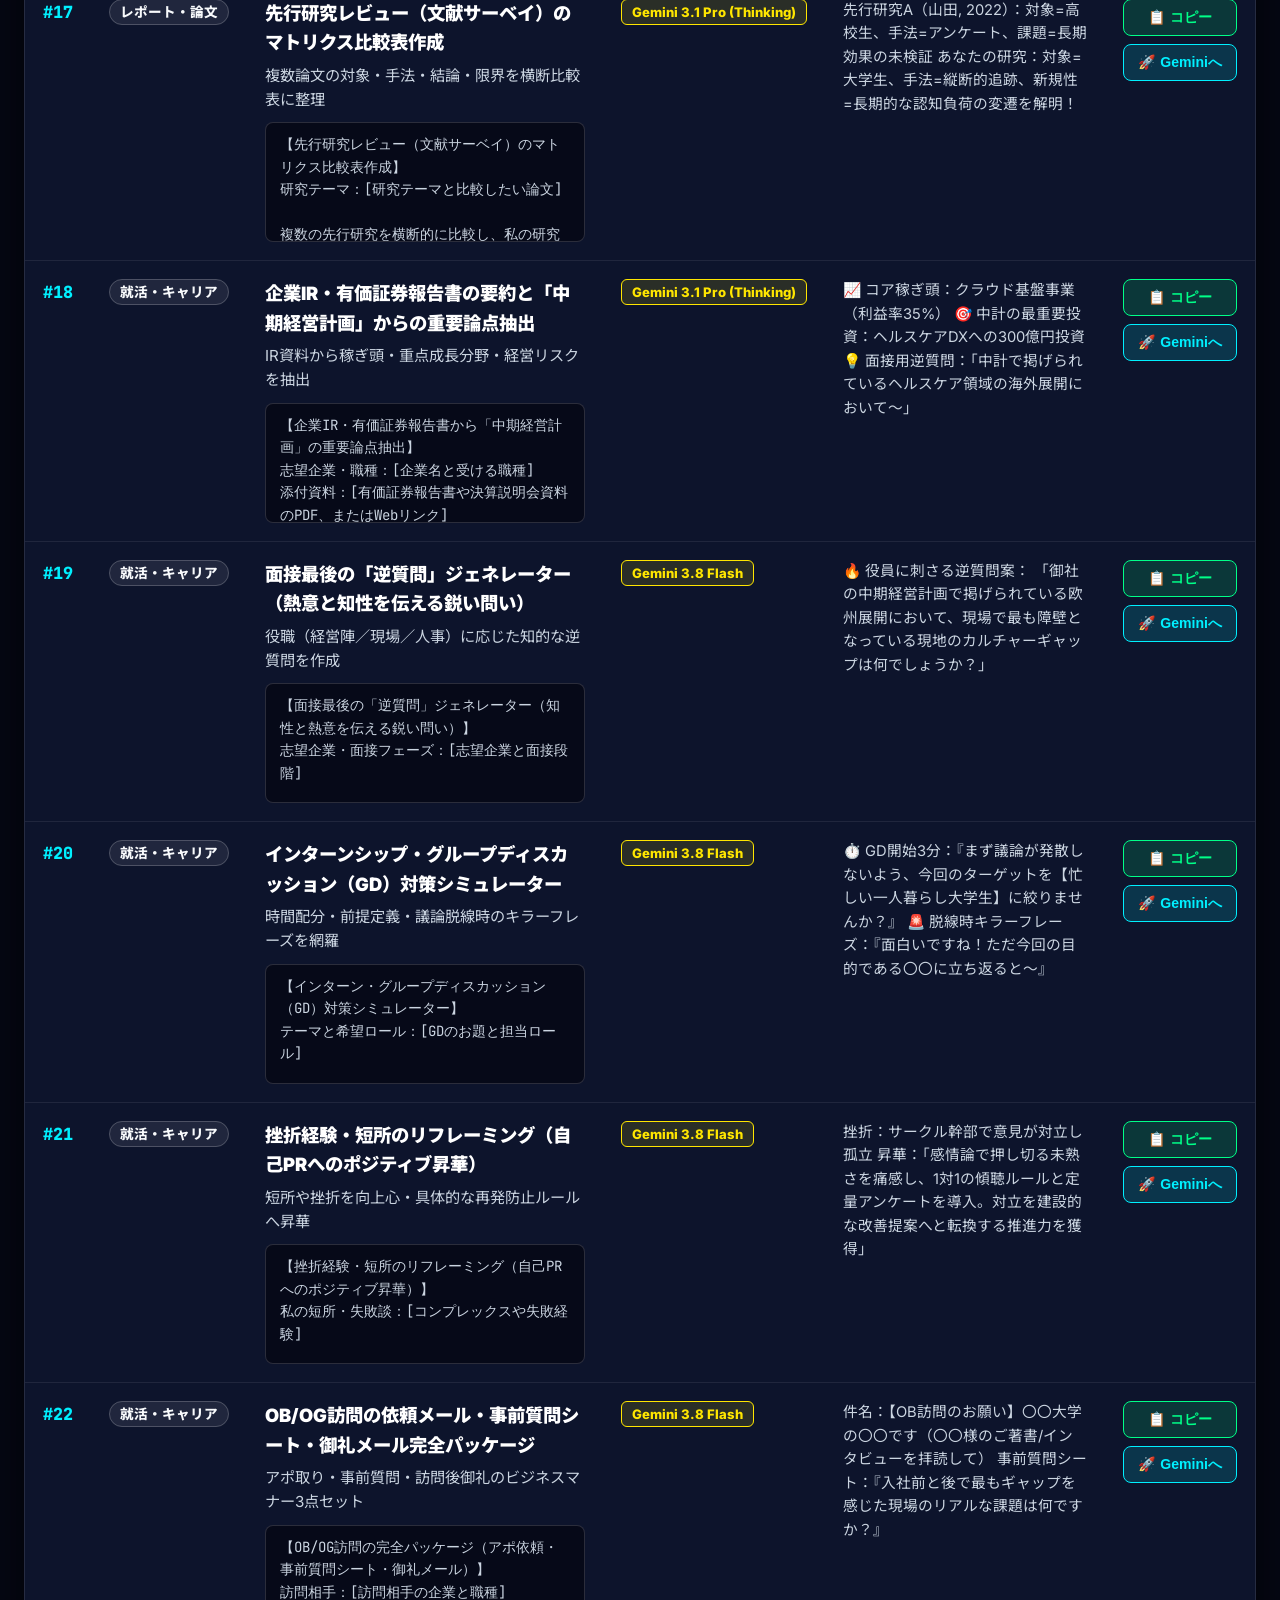
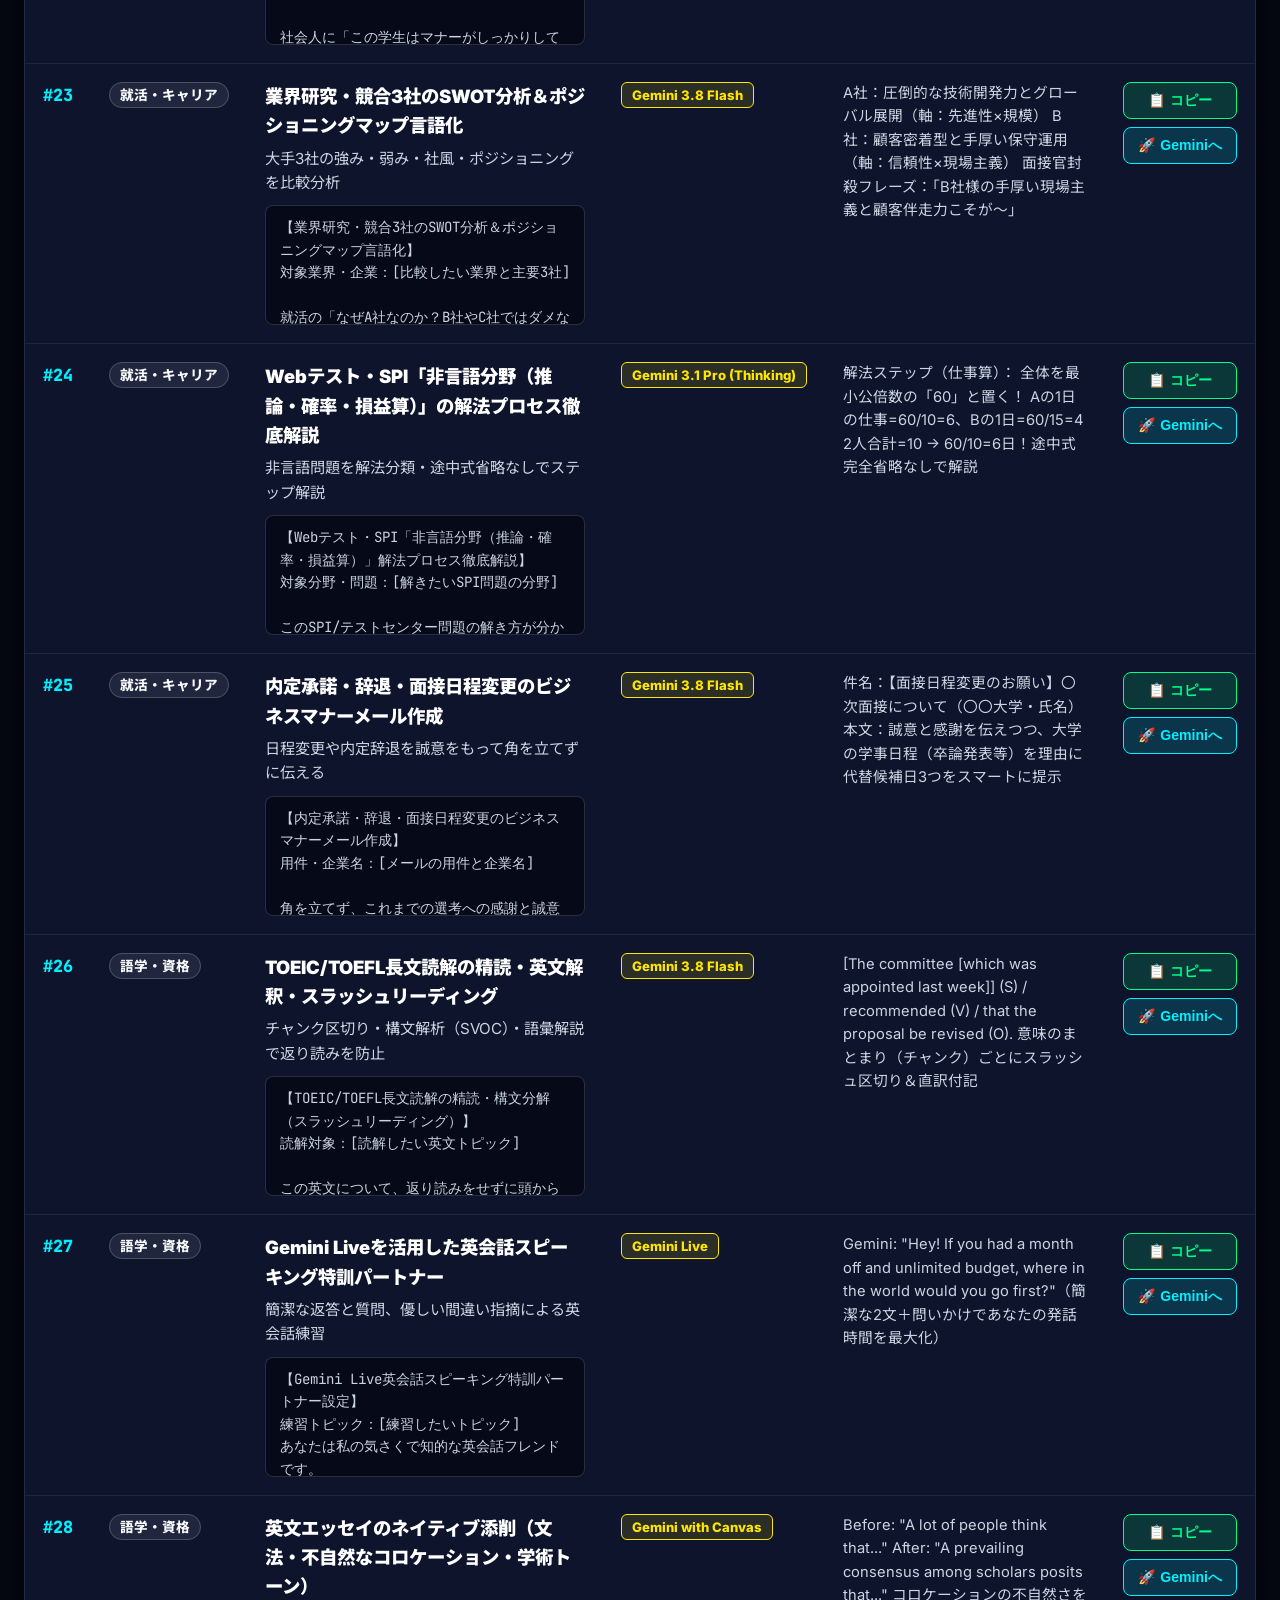
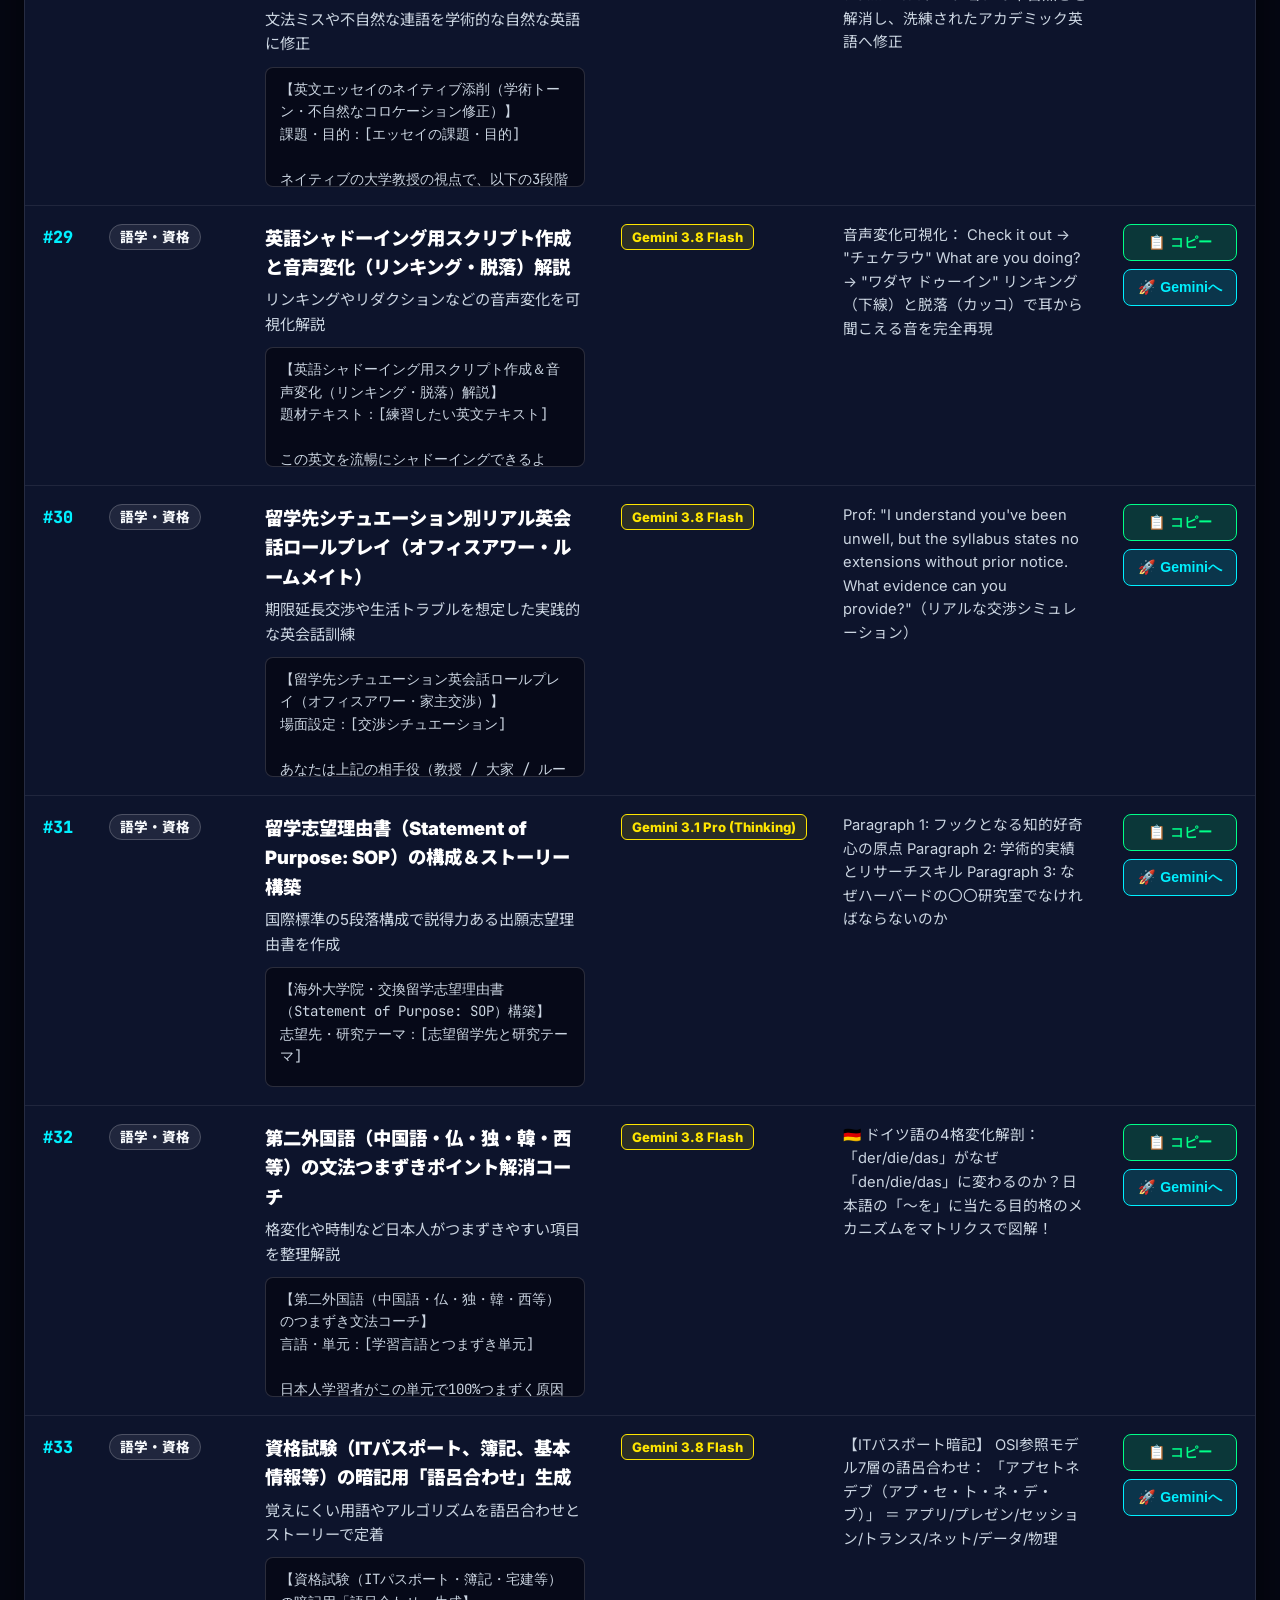
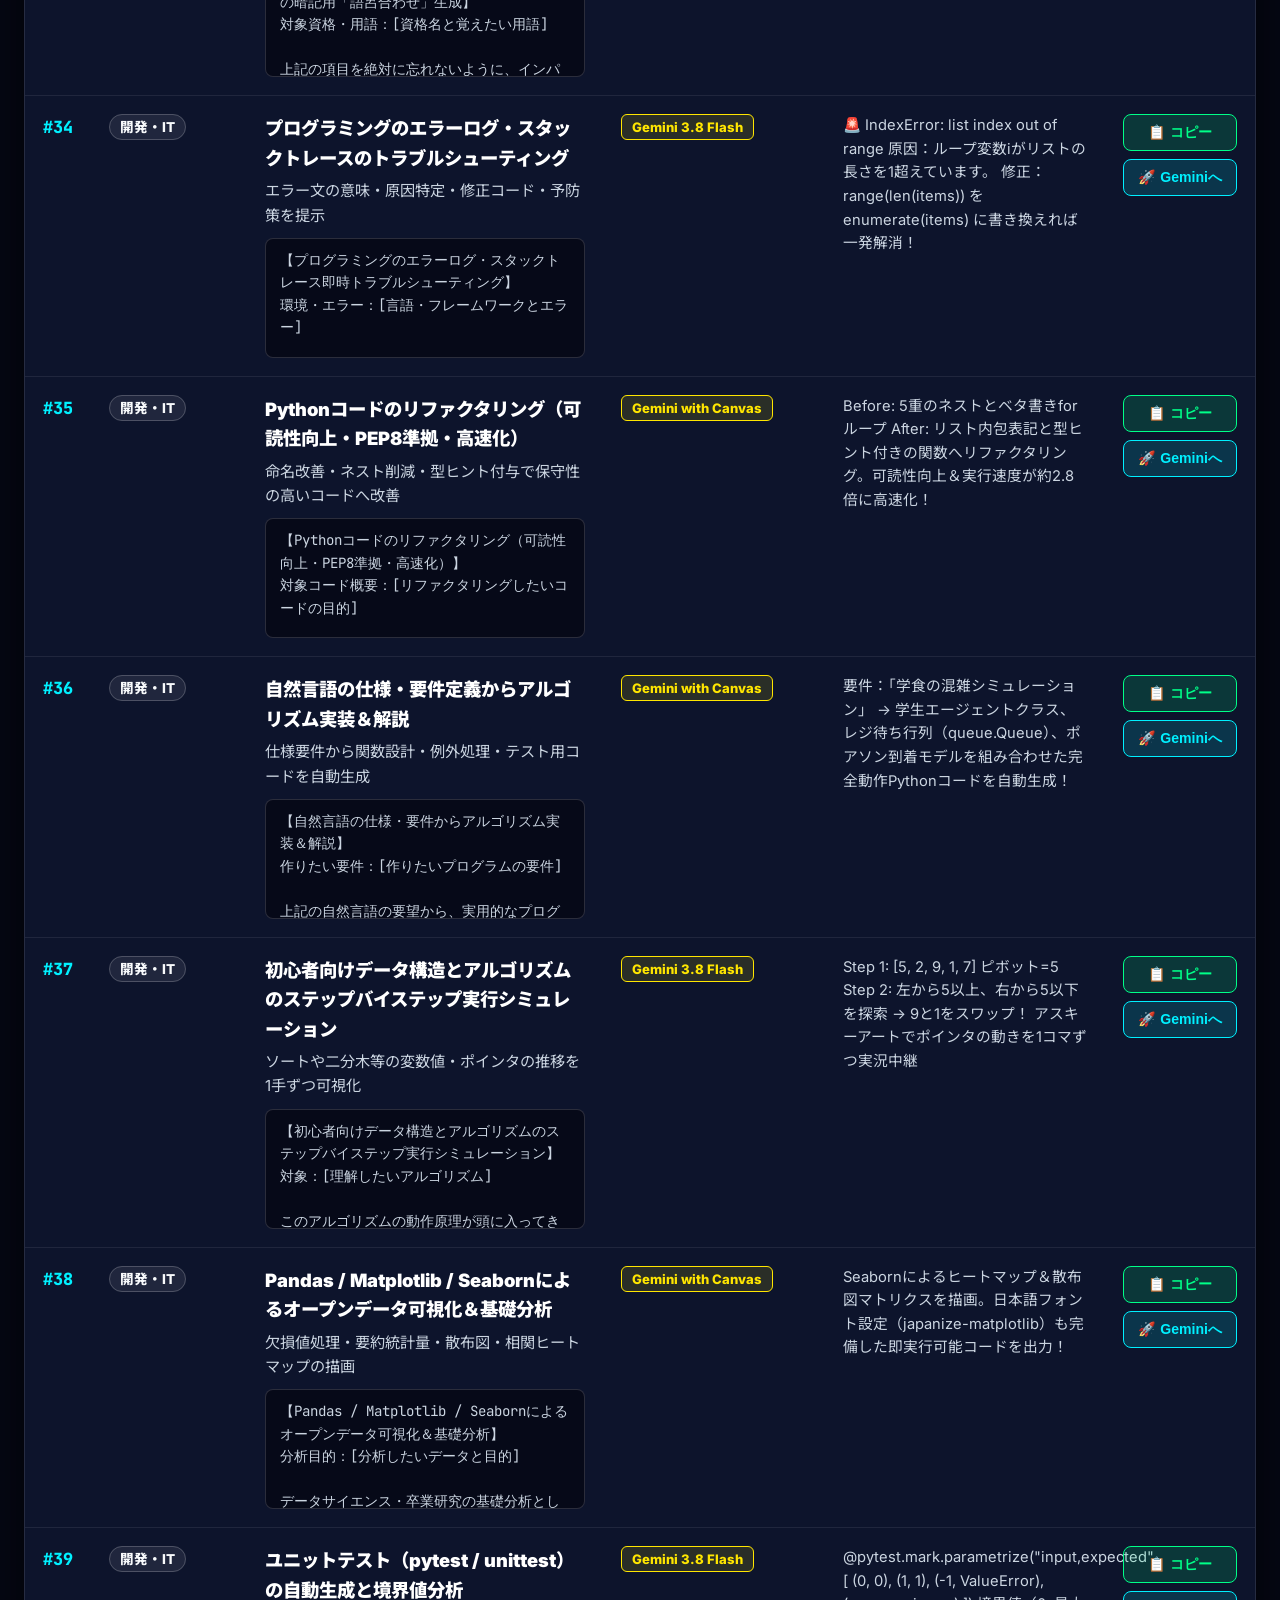
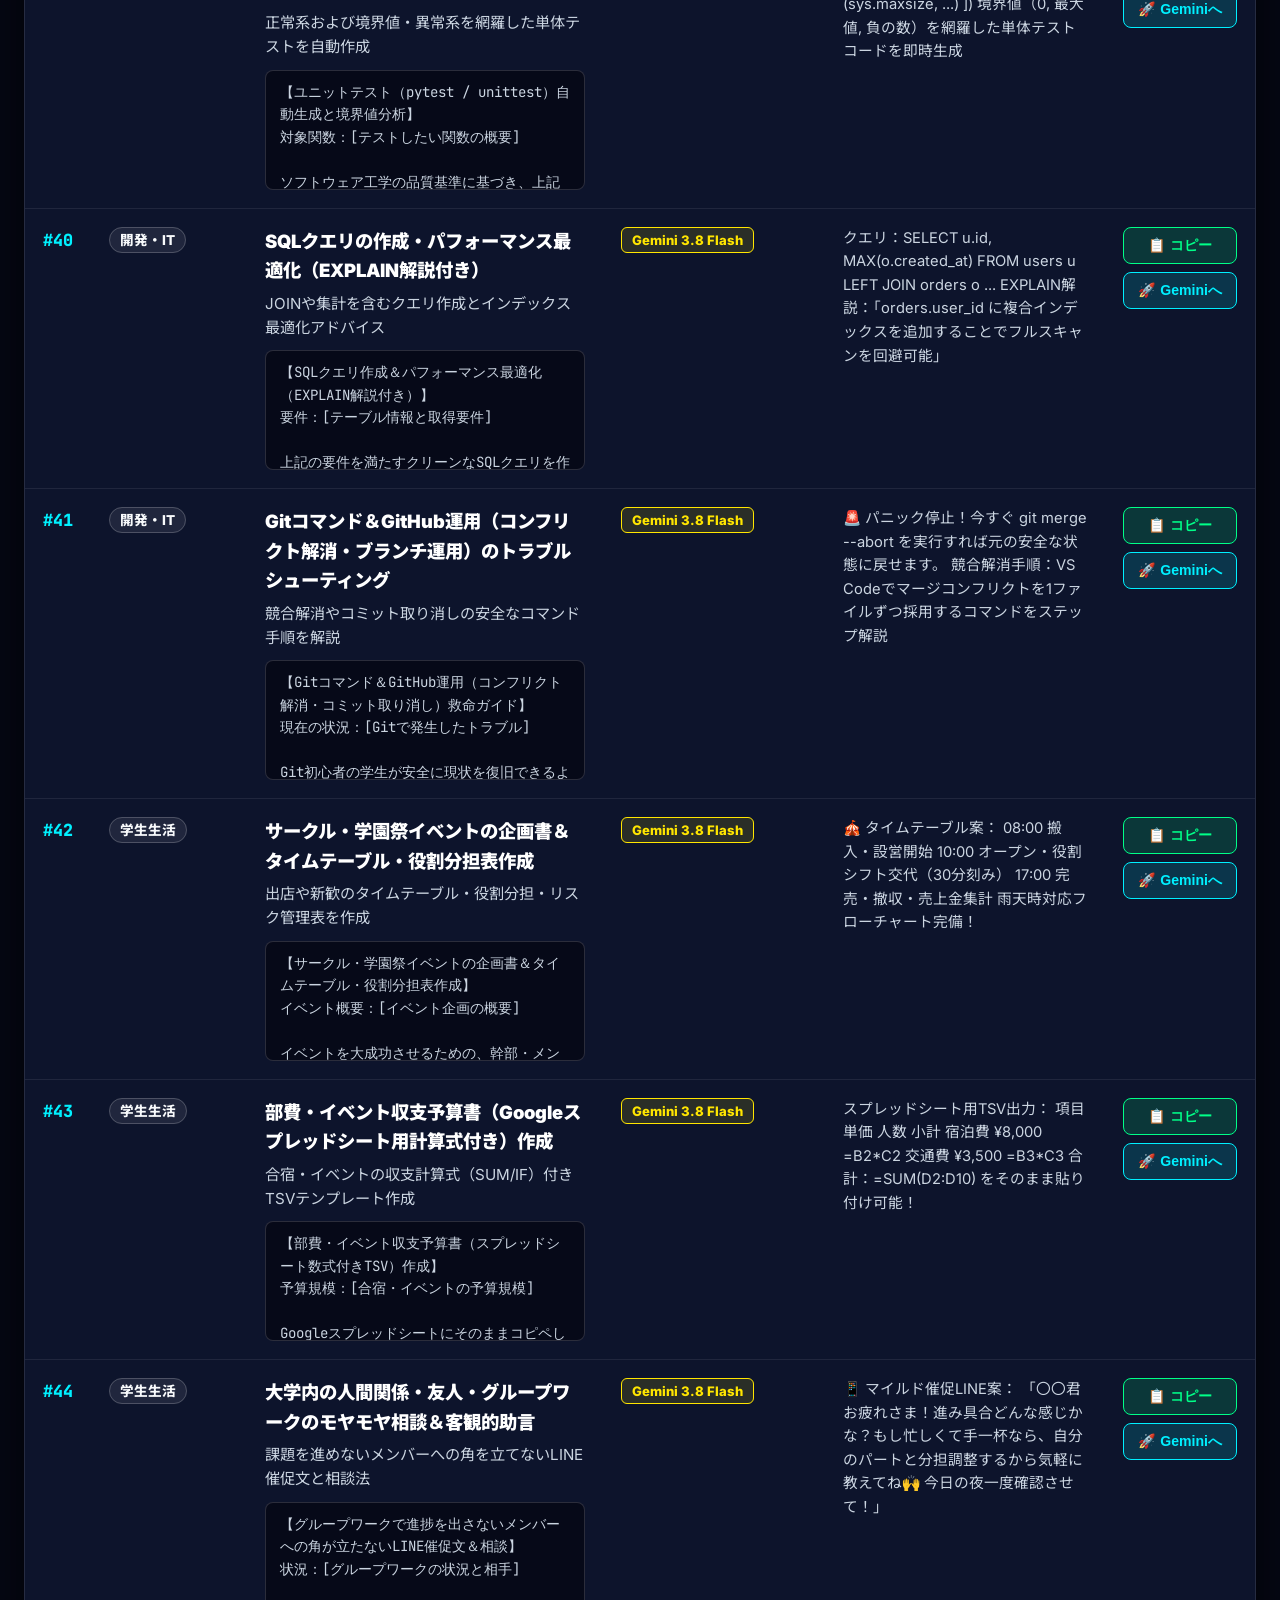
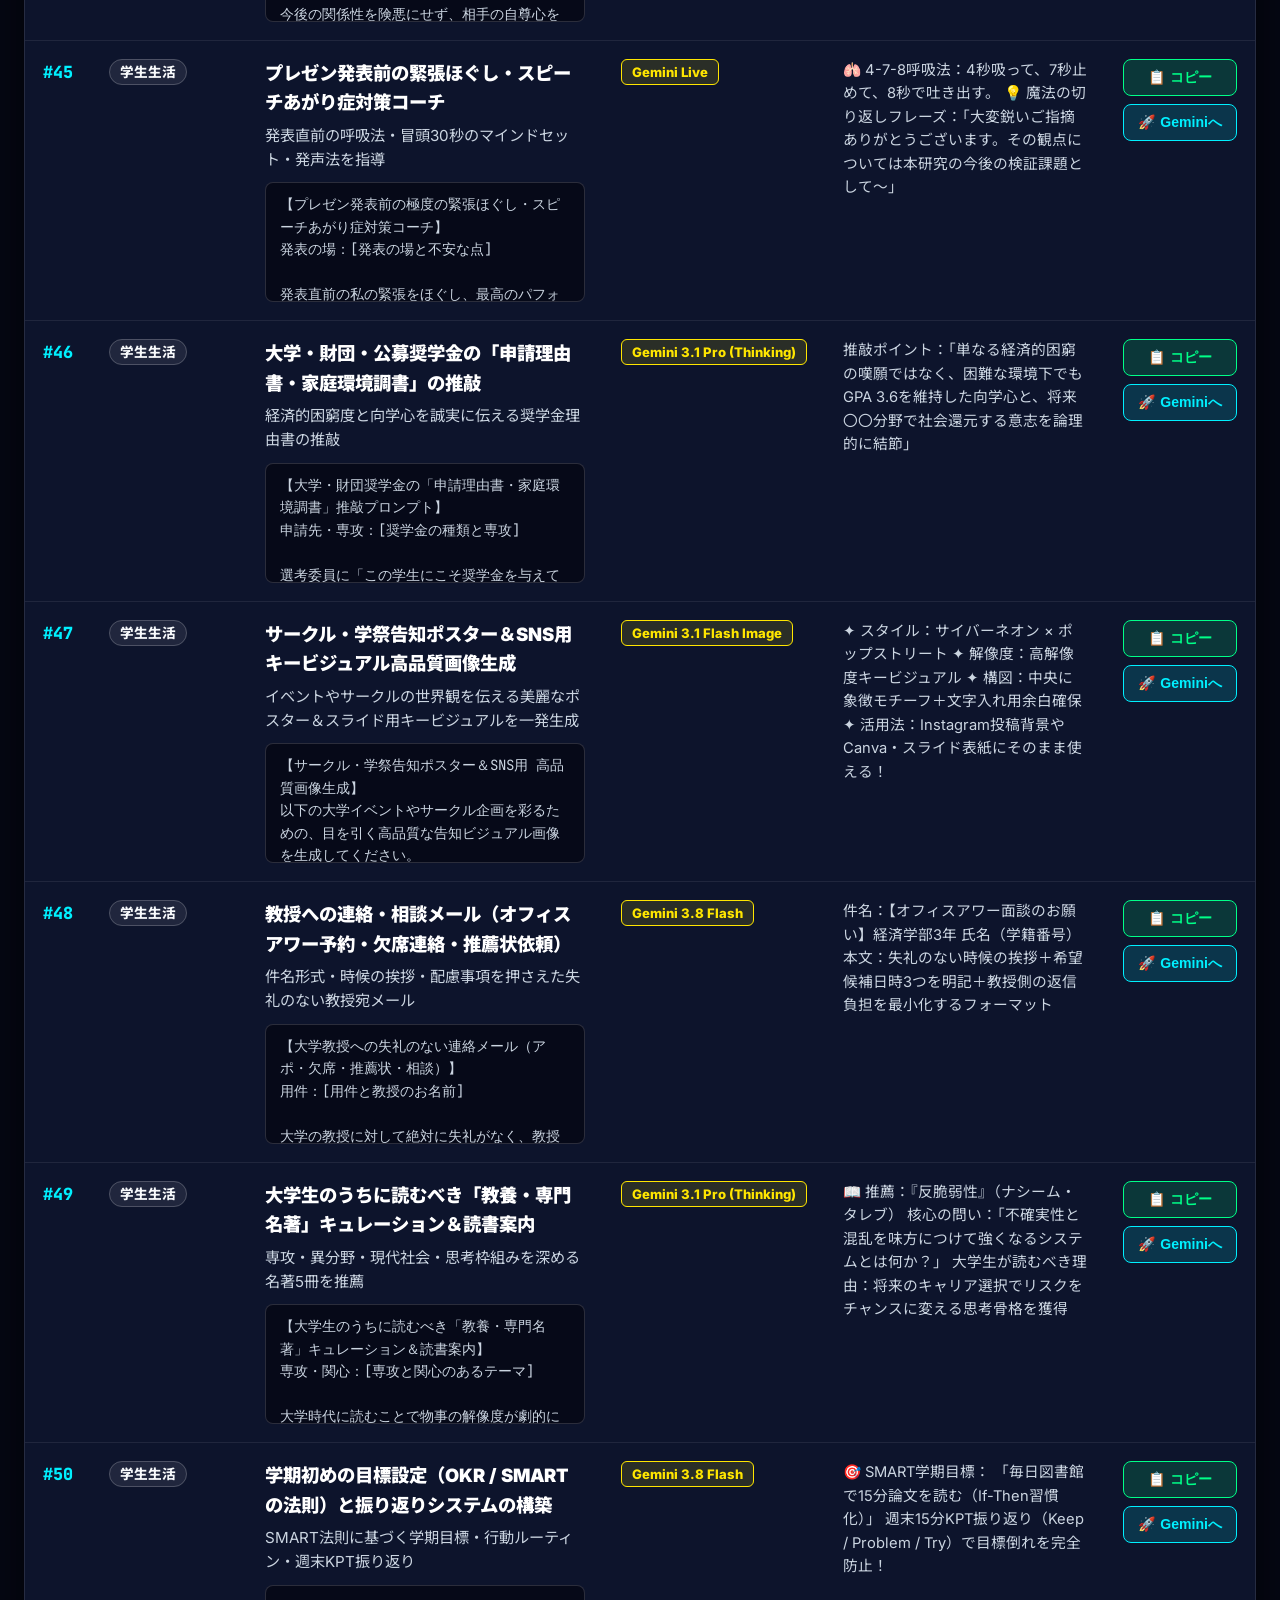
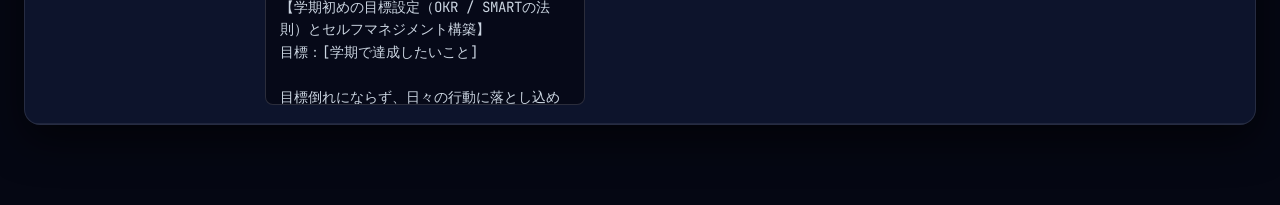
<file: site/table.html>
<!DOCTYPE html>
<html lang="ja">
<head>
  <meta charset="UTF-8">
  <meta name="viewport" content="width=device-width, initial-scale=1.0">
  <title>プロンプト一覧データテーブル | Gemini Discovery Day by Google AI学生アンバサダー</title>
  <link rel="preconnect" href="https://fonts.googleapis.com">
  <link rel="preconnect" href="https://fonts.gstatic.com" crossorigin>
  <link href="https://fonts.googleapis.com/css2?family=Inter:wght@400;600;700;800;900&family=JetBrains+Mono:wght@400;600;700;800&family=Noto+Sans+JP:wght@400;500;700;800;900&display=swap" rel="stylesheet">
  <style>
    :root {
      --bg-deep: #050713;
      --bg-surface: #0a0f24;
      --bg-card: rgba(15, 23, 48, 0.9);
      --border-subtle: rgba(255, 255, 255, 0.1);
      --neon-cyan: #00f0ff;
      --neon-pink: #ff2a85;
      --neon-yellow: #ffe600;
      --neon-green: #00ff88;
      --neon-purple: #b042ff;
      --neon-blue: #2979ff;
      --text-main: #f8fafc;
      --text-sub: #cbd5e1;
      --text-muted: #94a3b8;
    }
    * { box-sizing: border-box; margin: 0; padding: 0; }
    body {
      font-family: 'Inter', 'Noto Sans JP', sans-serif;
      background: var(--bg-deep);
      color: var(--text-main);
      padding: 32px 24px 80px;
      line-height: 1.6;
    }
    .table-container {
      max-width: 1560px;
      margin: 0 auto;
    }
    header {
      display: flex;
      justify-content: space-between;
      align-items: center;
      flex-wrap: wrap;
      gap: 16px;
      margin-bottom: 24px;
      padding-bottom: 20px;
      border-bottom: 2px solid var(--border-subtle);
    }
    h1 {
      font-size: 1.85rem;
      font-weight: 900;
      color: #fff;
    }
    .subtitle {
      font-size: 0.95rem;
      color: var(--neon-cyan);
      font-weight: 700;
      margin-top: 4px;
    }
    .header-actions {
      display: flex;
      gap: 12px;
      align-items: center;
    }
    .btn {
      padding: 10px 20px;
      border-radius: 9999px;
      font-size: 0.95rem;
      font-weight: 800;
      cursor: pointer;
      text-decoration: none;
      display: inline-flex;
      align-items: center;
      gap: 8px;
      transition: all 0.2s;
    }
    .btn-cyan {
      background: rgba(0, 240, 255, 0.15);
      border: 1.5px solid var(--neon-cyan);
      color: var(--neon-cyan);
    }
    .btn-cyan:hover {
      background: var(--neon-cyan);
      color: #050713;
      box-shadow: 0 0 20px rgba(0, 240, 255, 0.5);
    }
    .btn-cardview {
      background: rgba(255, 255, 255, 0.1);
      border: 1.5px solid rgba(255, 255, 255, 0.2);
      color: #fff;
    }
    .btn-cardview:hover {
      border-color: #fff;
      transform: translateY(-2px);
    }
    
    /* Toolbar */
    .filter-bar {
      background: var(--bg-card);
      border: 1px solid var(--border-subtle);
      border-radius: 16px;
      padding: 16px 20px;
      margin-bottom: 24px;
      display: flex;
      gap: 16px;
      align-items: center;
      flex-wrap: wrap;
    }
    .search-box {
      flex: 1;
      min-width: 280px;
    }
    .search-box input {
      width: 100%;
      background: rgba(5, 7, 20, 0.9);
      border: 1.5px solid rgba(255, 255, 255, 0.15);
      border-radius: 10px;
      padding: 12px 18px;
      color: #fff;
      font-size: 1.05rem;
      outline: none;
    }
    .search-box input:focus {
      border-color: var(--neon-cyan);
      box-shadow: 0 0 20px rgba(0, 240, 255, 0.3);
    }
    .cat-select {
      background: rgba(5, 7, 20, 0.9);
      border: 1.5px solid rgba(255, 255, 255, 0.15);
      border-radius: 10px;
      padding: 12px 16px;
      color: #fff;
      font-size: 1rem;
      font-weight: 700;
      outline: none;
      cursor: pointer;
    }
    
    /* Table Styling */
    .table-wrap {
      overflow-x: auto;
      border: 1px solid var(--border-subtle);
      border-radius: 16px;
      background: var(--bg-card);
      box-shadow: 0 15px 40px rgba(0, 0, 0, 0.6);
    }
    table {
      width: 100%;
      border-collapse: collapse;
      text-align: left;
    }
    thead {
      background: rgba(10, 15, 36, 0.98);
      position: sticky;
      top: 0;
      z-index: 10;
    }
    th {
      padding: 16px 18px;
      font-size: 0.95rem;
      font-weight: 800;
      color: var(--neon-cyan);
      border-bottom: 2px solid rgba(0, 240, 255, 0.3);
      white-space: nowrap;
    }
    td {
      padding: 18px;
      font-size: 1rem;
      border-bottom: 1px solid rgba(255, 255, 255, 0.08);
      vertical-align: top;
    }
    tr:hover {
      background: rgba(24, 36, 74, 0.5);
    }
    .id-badge {
      font-family: 'JetBrains Mono', monospace;
      font-weight: 800;
      color: var(--neon-cyan);
      font-size: 1.05rem;
      white-space: nowrap;
    }
    .cat-badge {
      font-size: 0.85rem;
      font-weight: 800;
      padding: 4px 10px;
      border-radius: 9999px;
      background: rgba(255, 255, 255, 0.08);
      border: 1px solid rgba(255, 255, 255, 0.2);
      white-space: nowrap;
    }
    .model-badge {
      font-size: 0.82rem;
      font-weight: 800;
      padding: 4px 10px;
      border-radius: 6px;
      background: rgba(255, 230, 0, 0.12);
      color: var(--neon-yellow);
      border: 1px solid var(--neon-yellow);
      white-space: nowrap;
    }
    .prompt-cell {
      max-width: 480px;
    }
    .prompt-title {
      font-size: 1.15rem;
      font-weight: 900;
      color: #fff;
      margin-bottom: 6px;
    }
    .prompt-aim {
      font-size: 0.95rem;
      color: var(--text-sub);
      margin-bottom: 10px;
    }
    .prompt-code-toggle {
      background: rgba(5, 7, 20, 0.8);
      border: 1px solid rgba(255, 255, 255, 0.15);
      border-radius: 8px;
      padding: 10px 14px;
      font-family: 'JetBrains Mono', monospace;
      font-size: 0.88rem;
      color: var(--text-sub);
      max-height: 120px;
      overflow-y: auto;
      white-space: pre-wrap;
      word-break: break-word;
    }
    .actions-cell {
      display: flex;
      flex-direction: column;
      gap: 8px;
      white-space: nowrap;
    }
    .btn-action-sm {
      padding: 8px 14px;
      font-size: 0.88rem;
      border-radius: 8px;
      font-weight: 800;
      border: none;
      cursor: pointer;
      display: flex;
      align-items: center;
      justify-content: center;
      gap: 6px;
      transition: all 0.2s;
    }
    .btn-copy-sm {
      background: rgba(0, 255, 136, 0.15);
      color: var(--neon-green);
      border: 1px solid var(--neon-green);
    }
    .btn-copy-sm:hover {
      background: var(--neon-green);
      color: #050713;
    }
    .btn-gemini-sm {
      background: rgba(0, 240, 255, 0.15);
      color: var(--neon-cyan);
      border: 1px solid var(--neon-cyan);
    }
    .btn-gemini-sm:hover {
      background: var(--neon-cyan);
      color: #050713;
    }
    
    /* Toast */
    .toast {
      position: fixed;
      bottom: 30px;
      right: 30px;
      background: #090e24;
      border: 2px solid var(--neon-green);
      padding: 14px 24px;
      border-radius: 9999px;
      color: #fff;
      font-weight: 800;
      box-shadow: 0 10px 30px rgba(0,0,0,0.8), 0 0 20px rgba(0, 255, 136, 0.4);
      z-index: 1000;
      opacity: 0;
      transform: translateY(20px);
      transition: all 0.3s;
      pointer-events: none;
    }
    .toast.show {
      opacity: 1;
      transform: translateY(0);
    }
  </style>
</head>
<body>

  <div class="table-container">
    <header>
      <div>
        <h1>Gemini Discovery Day | プロンプト全一覧データ表</h1>
        <p class="subtitle">Supported by Google AI学生アンバサダー / 2026年最新50選 完全データ一覧</p>
      </div>
      <div class="header-actions">
        <a href="index.html" class="btn btn-cardview">
          <span>🎨 カードギャラリーへ戻る</span>
        </a>
        <a href="../prompts_table.tsv" download="prompts_50.tsv" class="btn btn-cyan">
          <span>📥 TSV (Excel) をダウンロード</span>
        </a>
      </div>
    </header>

    <!-- Toolbar Filters -->
    <div class="filter-bar">
      <div class="search-box">
        <input type="text" id="filter-search" placeholder="キーワード・タイトル・内容で検索... (全50件)">
      </div>
      <div>
        <select id="filter-cat" class="cat-select">
          <option value="すべて">すべてのカテゴリ (50)</option>
        </select>
      </div>
      <div style="font-weight: 800; color: var(--text-sub); margin-left: auto;">
        表示中: <span id="visible-count" style="color: var(--neon-cyan); font-family: 'JetBrains Mono'; font-size: 1.3rem;">50</span> / 50 件
      </div>
    </div>

    <!-- Table -->
    <div class="table-wrap">
      <table id="prompts-table">
        <thead>
          <tr>
            <th>No</th>
            <th>カテゴリ</th>
            <th>プロンプト詳細・本文</th>
            <th>推奨モデル</th>
            <th>出力イメージ (Snippet)</th>
            <th>操作</th>
          </tr>
        </thead>
        <tbody id="table-body">
          <!-- Populated by JavaScript -->
        </tbody>
      </table>
    </div>
  </div>

  <div class="toast" id="toast">コピーしました！</div>

  <script src="prompts-data.js"></script>
  <script>
    const prompts = window.PROMPTS_DATA || [];
    const tbody = document.getElementById('table-body');
    const searchInput = document.getElementById('filter-search');
    const catSelect = document.getElementById('filter-cat');
    const countEl = document.getElementById('visible-count');
    const toast = document.getElementById('toast');

    // Populate categories in select
    const cats = ['すべて', ...new Set(prompts.map(p => p.category))];
    catSelect.innerHTML = cats.map(c => {
      const count = c === 'すべて' ? prompts.length : prompts.filter(p => p.category === c).length;
      return `<option value="${c}">${c} (${count})</option>`;
    }).join('');

    function renderTable() {
      const query = searchInput.value.toLowerCase().trim();
      const selectedCat = catSelect.value;

      const filtered = prompts.filter(p => {
        const matchCat = selectedCat === 'すべて' || p.category === selectedCat;
        const matchQuery = !query || 
          p.title.toLowerCase().includes(query) ||
          p.aim.toLowerCase().includes(query) ||
          p.promptTemplate.toLowerCase().includes(query) ||
          p.recommendedModel.toLowerCase().includes(query) ||
          p.category.toLowerCase().includes(query);
        return matchCat && matchQuery;
      });

      countEl.innerText = filtered.length;

      if (filtered.length === 0) {
        tbody.innerHTML = `<tr><td colspan="6" style="text-align:center; padding: 40px; color: var(--text-muted);">該当するプロンプトがありません</td></tr>`;
        return;
      }

      tbody.innerHTML = filtered.map(p => {
        const padId = '#' + String(p.id).padStart(2, '0');
        return `
          <tr data-id="${p.id}">
            <td><span class="id-badge">${padId}</span></td>
            <td><span class="cat-badge">${escapeHtml(p.category)}</span></td>
            <td class="prompt-cell">
              <div class="prompt-title">${escapeHtml(p.title)}</div>
              <div class="prompt-aim">${escapeHtml(p.aim)}</div>
              <div class="prompt-code-toggle">${escapeHtml(p.promptTemplate)}</div>
            </td>
            <td><span class="model-badge">${escapeHtml(p.recommendedModel)}</span></td>
            <td style="max-width: 280px; font-size: 0.92rem; color: var(--text-sub);">
              ${escapeHtml(p.outputSnippet)}
            </td>
            <td>
              <div class="actions-cell">
                <button class="btn-action-sm btn-copy-sm" onclick="copyPrompt(${p.id})">
                  📋 コピー
                </button>
                <button class="btn-action-sm btn-gemini-sm" onclick="launchGemini(${p.id})">
                  🚀 Geminiへ
                </button>
              </div>
            </td>
          </tr>
        `;
      }).join('');
    }

    function copyPrompt(id) {
      const p = prompts.find(x => x.id === id);
      if (!p) return;
      navigator.clipboard.writeText(p.promptTemplate).then(() => {
        showToast(`「${p.title}」をコピーしました！`);
      });
    }

    function launchGemini(id) {
      const p = prompts.find(x => x.id === id);
      if (!p) return;
      navigator.clipboard.writeText(p.promptTemplate).then(() => {
        showToast('プロンプトを自動コピーしました！Geminiが開いたら【Ctrl+V】で貼り付けてください');
        setTimeout(() => {
          window.open('https://gemini.google.com/app', '_blank');
        }, 120);
      });
    }

    function showToast(msg) {
      toast.innerText = msg;
      toast.classList.add('show');
      setTimeout(() => toast.classList.remove('show'), 2500);
    }

    function escapeHtml(str) {
      if (!str) return '';
      return String(str)
        .replace(/&/g, '&amp;')
        .replace(/</g, '&lt;')
        .replace(/>/g, '&gt;')
        .replace(/"/g, '&quot;')
        .replace(/'/g, '&#039;');
    }

    searchInput.addEventListener('input', renderTable);
    catSelect.addEventListener('change', renderTable);

    renderTable();
  </script>
</body>
</html>
</file>
<file: site/styles.css>
/* ============================================================
   Gemini Discovery Day - Playful & Bold Editorial Showcase
   Designed for Japanese College Students (muuuuu.org inspired)
   Breaking the "Typical AI Template"
============================================================ */

:root {
  --bg-deep: #050713;
  --bg-surface: #0a0f24;
  --bg-card: rgba(15, 23, 48, 0.85);
  --bg-card-hover: rgba(24, 36, 74, 0.95);
  
  --border-subtle: rgba(255, 255, 255, 0.1);
  --border-glow: rgba(0, 240, 255, 0.4);
  
  --text-pure: #ffffff;
  --text-primary: #f8fafc;
  --text-secondary: #cbd5e1;
  --text-muted: #94a3b8;
  
  /* Cyber Vivid Accents (Playful & High Contrast) */
  --neon-cyan: #00f0ff;
  --neon-pink: #ff2a85;
  --neon-yellow: #ffe600;
  --neon-green: #00ff88;
  --neon-purple: #b042ff;
  --neon-blue: #2979ff;
  
  --grad-fun: linear-gradient(135deg, #ff2a85 0%, #b042ff 50%, #00f0ff 100%);
  --grad-cyan-blue: linear-gradient(135deg, #00f0ff 0%, #2979ff 100%);
  --grad-gold: linear-gradient(135deg, #ffe600 0%, #ff8800 100%);
  
  --radius-sm: 12px;
  --radius-md: 20px;
  --radius-lg: 32px;
  --radius-pill: 9999px;
  
  --ease-bounce: cubic-bezier(0.34, 1.56, 0.64, 1);
  --ease-smooth: cubic-bezier(0.16, 1, 0.3, 1);
}

/* Base Reset */
*, *::before, *::after {
  box-sizing: border-box;
  margin: 0;
  padding: 0;
}

body {
  font-family: 'Inter', -apple-system, BlinkMacSystemFont, 'Segoe UI', 'Hiragino Sans', 'Noto Sans JP', sans-serif;
  background-color: var(--bg-deep);
  color: var(--text-primary);
  line-height: 1.6;
  min-height: 100vh;
  overflow-x: hidden;
  position: relative;
  -webkit-font-smoothing: antialiased;
}

/* Ambient Animated Noise & Cyber Glow */
.cyber-bg {
  position: fixed;
  inset: 0;
  pointer-events: none;
  z-index: 0;
  overflow: hidden;
}

.cyber-grid {
  position: absolute;
  inset: 0;
  background-size: 80px 80px;
  background-image: 
    linear-gradient(to right, rgba(0, 240, 255, 0.05) 1px, transparent 1px),
    linear-gradient(to bottom, rgba(0, 240, 255, 0.05) 1px, transparent 1px);
  mask-image: radial-gradient(ellipse at 50% 20%, rgba(0,0,0,0.9) 0%, rgba(0,0,0,0) 80%);
}

.ambient-orb {
  position: absolute;
  border-radius: 50%;
  filter: blur(150px);
  opacity: 0.4;
  animation: floatOrb 18s infinite alternate ease-in-out;
}

.ambient-orb.orb-1 {
  width: 600px;
  height: 600px;
  background: radial-gradient(circle, #ff2a85, transparent 70%);
  top: -150px;
  left: -100px;
}

.ambient-orb.orb-2 {
  width: 650px;
  height: 650px;
  background: radial-gradient(circle, #2979ff, transparent 70%);
  top: 30%;
  right: -150px;
  animation-duration: 22s;
}

.ambient-orb.orb-3 {
  width: 700px;
  height: 700px;
  background: radial-gradient(circle, #00f0ff, transparent 70%);
  bottom: -200px;
  left: 20%;
  animation-duration: 25s;
}

@keyframes floatOrb {
  0% { transform: translate(0, 0) scale(1); }
  50% { transform: translate(60px, 50px) scale(1.1); }
  100% { transform: translate(-40px, 80px) scale(0.95); }
}

/* App Container */
.app-container {
  position: relative;
  z-index: 1;
  max-width: 1480px;
  margin: 0 auto;
  padding: 0 32px 120px;
}

/* ============================================================
   Top Bar (Edgy, Playful)
============================================================ */
.top-nav {
  display: flex;
  justify-content: space-between;
  align-items: center;
  padding: 28px 0;
  border-bottom: 2px solid rgba(255, 255, 255, 0.08);
  margin-bottom: 48px;
}

.nav-brand {
  display: flex;
  align-items: center;
  gap: 16px;
}

.brand-icon-box {
  width: 50px;
  height: 50px;
  border-radius: 16px;
  background: linear-gradient(135deg, var(--neon-pink), var(--neon-blue));
  display: flex;
  align-items: center;
  justify-content: center;
  box-shadow: 0 0 25px rgba(255, 42, 133, 0.4);
  transform: rotate(-6deg);
  transition: transform 0.3s var(--ease-bounce);
}

.brand-icon-box:hover {
  transform: rotate(6deg) scale(1.1);
}

.brand-title {
  font-size: 1.45rem;
  font-weight: 900;
  letter-spacing: -0.03em;
  background: linear-gradient(135deg, #ffffff 0%, var(--neon-cyan) 60%, var(--neon-pink) 100%);
  -webkit-background-clip: text;
  -webkit-text-fill-color: transparent;
}

.brand-badge {
  font-size: 0.8rem;
  font-weight: 800;
  padding: 4px 12px;
  border-radius: var(--radius-pill);
  background: rgba(0, 255, 136, 0.15);
  color: var(--neon-green);
  border: 1px solid var(--neon-green);
  text-transform: uppercase;
  letter-spacing: 0.08em;
  transform: rotate(2deg);
}

.btn-nav-auth {
  background: rgba(15, 23, 48, 0.8);
  border: 1px solid var(--border-subtle);
  color: var(--text-secondary);
  padding: 10px 20px;
  border-radius: var(--radius-pill);
  font-size: 0.9rem;
  font-weight: 700;
  display: flex;
  align-items: center;
  gap: 10px;
  cursor: pointer;
  transition: all 0.2s var(--ease-smooth);
}

.btn-nav-auth:hover {
  border-color: var(--neon-cyan);
  color: #fff;
  box-shadow: 0 0 20px rgba(0, 240, 255, 0.3);
  transform: translateY(-2px);
}

.btn-nav-auth.active {
  border-color: var(--neon-green);
  color: var(--neon-green);
  background: rgba(0, 255, 136, 0.1);
}

/* ============================================================
   Anti-Template Hero: Bold Typography + Gacha Feature
============================================================ */
.hero-breakout {
  padding: 30px 0 60px;
  display: flex;
  flex-direction: column;
  gap: 32px;
  position: relative;
}

/* Street Sticker Tags (Playful College Themes) */
.sticker-tags-cloud {
  display: flex;
  gap: 12px;
  flex-wrap: wrap;
  align-items: center;
}

.sticker-tag {
  font-size: 0.88rem;
  font-weight: 800;
  padding: 6px 16px;
  border-radius: var(--radius-pill);
  display: inline-flex;
  align-items: center;
  gap: 6px;
  box-shadow: 0 4px 15px rgba(0,0,0,0.4);
  transition: transform 0.2s var(--ease-bounce);
  cursor: default;
}

.sticker-tag:hover {
  transform: scale(1.08) rotate(3deg);
}

.tag-pink { background: rgba(255, 42, 133, 0.2); color: #ff5da3; border: 1px solid var(--neon-pink); transform: rotate(-2deg); }
.tag-cyan { background: rgba(0, 240, 255, 0.2); color: var(--neon-cyan); border: 1px solid var(--neon-cyan); transform: rotate(1deg); }
.tag-yellow { background: rgba(255, 230, 0, 0.2); color: var(--neon-yellow); border: 1px solid var(--neon-yellow); transform: rotate(-1deg); }
.tag-green { background: rgba(0, 255, 136, 0.2); color: var(--neon-green); border: 1px solid var(--neon-green); transform: rotate(3deg); }
.tag-purple { background: rgba(176, 66, 255, 0.2); color: #c875ff; border: 1px solid var(--neon-purple); transform: rotate(-3deg); }

/* Main Huge Typography */
.hero-giant-title {
  font-size: clamp(3.2rem, 7vw, 5.8rem);
  font-weight: 900;
  line-height: 1.08;
  letter-spacing: -0.04em;
  color: #fff;
}

.hero-giant-title .grad-accent {
  background: var(--grad-fun);
  -webkit-background-clip: text;
  -webkit-text-fill-color: transparent;
  display: inline-block;
}

.hero-sub-statement {
  font-size: clamp(1.25rem, 2.2vw, 1.6rem);
  color: var(--text-secondary);
  font-weight: 600;
  max-width: 920px;
  line-height: 1.65;
}

/* ============================================================
   Playful Interactive Feature: "Random Gacha Roulette" 🎲
============================================================ */
.gacha-interactive-card {
  background: linear-gradient(135deg, rgba(255, 42, 133, 0.15), rgba(41, 121, 255, 0.15));
  border: 2px dashed rgba(0, 240, 255, 0.4);
  border-radius: var(--radius-lg);
  padding: 32px 40px;
  display: flex;
  justify-content: space-between;
  align-items: center;
  gap: 28px;
  backdrop-filter: blur(20px);
  box-shadow: 0 15px 40px rgba(0, 0, 0, 0.6), 0 0 30px rgba(0, 240, 255, 0.15);
  transition: all 0.3s var(--ease-smooth);
}

.gacha-interactive-card:hover {
  border-color: var(--neon-yellow);
  box-shadow: 0 20px 50px rgba(0, 0, 0, 0.8), 0 0 40px rgba(255, 230, 0, 0.25);
}

.gacha-info-col {
  display: flex;
  align-items: center;
  gap: 24px;
}

.gacha-dice-icon {
  font-size: 3.5rem;
  animation: diceJiggle 4s infinite ease-in-out;
  display: inline-block;
}

@keyframes diceJiggle {
  0%, 100% { transform: rotate(0deg); }
  25% { transform: rotate(-12deg) scale(1.1); }
  75% { transform: rotate(12deg) scale(1.1); }
}

.gacha-title-h3 {
  font-size: 1.55rem;
  font-weight: 900;
  color: #fff;
  margin-bottom: 6px;
}

.gacha-desc-p {
  font-size: 1.12rem;
  color: var(--text-secondary);
  line-height: 1.6;
}

.btn-spin-gacha {
  background: linear-gradient(135deg, var(--neon-yellow) 0%, #ff8800 100%);
  color: #060919;
  border: none;
  border-radius: var(--radius-pill);
  padding: 18px 40px;
  font-size: 1.25rem;
  font-weight: 900;
  letter-spacing: 0.02em;
  display: flex;
  align-items: center;
  gap: 14px;
  cursor: pointer;
  box-shadow: 0 0 30px rgba(255, 230, 0, 0.5);
  transition: all 0.2s var(--ease-bounce);
  white-space: nowrap;
}

.btn-spin-gacha:hover {
  transform: scale(1.08) translateY(-3px);
  box-shadow: 0 0 50px rgba(255, 230, 0, 0.8);
}

.btn-spin-gacha:active {
  transform: scale(0.96);
}

/* ============================================================
   Big & Fun Toolbar (Large Search & Intuitive Filters)
============================================================ */
.playful-toolbar {
  position: sticky;
  top: 16px;
  z-index: 50;
  background: rgba(7, 12, 28, 0.92);
  border: 1px solid rgba(255, 255, 255, 0.15);
  border-radius: var(--radius-lg);
  padding: 22px 32px;
  margin-bottom: 48px;
  backdrop-filter: blur(28px);
  box-shadow: 0 25px 50px rgba(0, 0, 0, 0.8);
  display: flex;
  flex-direction: column;
  gap: 20px;
}

.toolbar-search-row {
  display: flex;
  gap: 24px;
  align-items: center;
}

.big-search-box {
  flex: 1;
  position: relative;
}

.big-search-box svg {
  position: absolute;
  left: 22px;
  top: 50%;
  transform: translateY(-50%);
  color: var(--neon-cyan);
  width: 28px;
  height: 28px;
}

.big-search-input {
  width: 100%;
  background: rgba(15, 23, 48, 0.95);
  border: 2px solid rgba(255, 255, 255, 0.12);
  border-radius: var(--radius-md);
  padding: 18px 26px 18px 64px;
  font-size: 1.28rem;
  font-weight: 600;
  color: #fff;
  outline: none;
  transition: all 0.25s ease;
}

.big-search-input:focus {
  border-color: var(--neon-cyan);
  box-shadow: 0 0 30px rgba(0, 240, 255, 0.4);
  background: rgba(18, 28, 60, 1);
}

.big-search-input::placeholder {
  color: var(--text-muted);
  font-weight: 500;
}

.toolbar-result-badge {
  font-size: 1.18rem;
  font-weight: 700;
  color: var(--text-secondary);
  white-space: nowrap;
}

.toolbar-result-badge strong {
  font-size: 1.55rem;
  color: var(--neon-cyan);
  font-family: 'JetBrains Mono', monospace;
}

/* Category Filter Buttons (Large, Touch-Friendly) */
.category-filter-scroller {
  display: flex;
  gap: 12px;
  overflow-x: auto;
  scrollbar-width: none;
  padding-bottom: 6px;
}

.category-filter-scroller::-webkit-scrollbar {
  display: none;
}

.cat-chip-btn {
  background: rgba(15, 23, 48, 0.7);
  border: 1px solid rgba(255, 255, 255, 0.12);
  color: var(--text-secondary);
  padding: 12px 26px;
  border-radius: var(--radius-pill);
  font-size: 1.15rem;
  font-weight: 700;
  cursor: pointer;
  white-space: nowrap;
  transition: all 0.2s var(--ease-bounce);
  display: flex;
  align-items: center;
  gap: 12px;
}

.cat-chip-btn:hover {
  color: #fff;
  border-color: rgba(255, 255, 255, 0.35);
  transform: translateY(-2px);
  background: rgba(24, 36, 74, 0.85);
}

.cat-chip-btn.active {
  background: linear-gradient(135deg, var(--neon-pink) 0%, var(--neon-purple) 100%);
  border-color: #fff;
  color: #fff;
  box-shadow: 0 0 25px rgba(255, 42, 133, 0.5);
  transform: scale(1.05);
}

.cat-chip-badge {
  font-size: 0.88rem;
  padding: 2px 8px;
  border-radius: var(--radius-pill);
  background: rgba(255, 255, 255, 0.15);
  font-family: 'JetBrains Mono', monospace;
}

.cat-chip-btn.active .cat-chip-badge {
  background: #fff;
  color: #050713;
  font-weight: 900;
}

/* ============================================================
   Bento Grid Layout: Big Text, High Contrast, Playful Cards
============================================================ */
.bento-grid {
  display: grid;
  grid-template-columns: repeat(auto-fill, minmax(430px, 1fr));
  gap: 32px;
}

/* Big Bento Card */
.bento-card {
  position: relative;
  background: var(--bg-card);
  border: 2px solid rgba(255, 255, 255, 0.08);
  border-radius: var(--radius-lg);
  padding: 32px;
  display: flex;
  flex-direction: column;
  justify-content: space-between;
  backdrop-filter: blur(20px);
  overflow: hidden;
  box-shadow: 0 15px 35px rgba(0, 0, 0, 0.6);
  cursor: pointer;
  transition: all 0.3s var(--ease-smooth);
}

/* Watermark Big Number (High-End Street Art Vibe) */
.bento-watermark-num {
  position: absolute;
  right: 18px;
  top: 10px;
  font-size: 6.5rem;
  font-weight: 900;
  font-family: 'JetBrains Mono', monospace;
  color: rgba(255, 255, 255, 0.04);
  line-height: 1;
  pointer-events: none;
  user-select: none;
  transition: all 0.3s ease;
}

.bento-card:hover {
  background: var(--bg-card-hover);
  border-color: var(--card-border-glow, var(--neon-cyan));
  transform: translateY(-8px) scale(1.015);
  box-shadow: 0 25px 60px rgba(0, 0, 0, 0.8), 0 0 35px var(--card-shadow-glow, rgba(0, 240, 255, 0.3));
}

.bento-card:hover .bento-watermark-num {
  color: rgba(0, 240, 255, 0.12);
  transform: scale(1.05) translateY(-4px);
}

/* Card Header */
.bento-top-row {
  display: flex;
  justify-content: space-between;
  align-items: center;
  margin-bottom: 20px;
  position: relative;
  z-index: 2;
}

.bento-badges {
  display: flex;
  align-items: center;
  gap: 10px;
  flex-wrap: wrap;
}

.badge-category {
  font-size: 0.95rem;
  font-weight: 800;
  padding: 6px 16px;
  border-radius: var(--radius-pill);
  letter-spacing: 0.03em;
}

.badge-category.cyan { background: rgba(0, 240, 255, 0.15); color: var(--neon-cyan); border: 1px solid var(--neon-cyan); }
.badge-category.purple { background: rgba(176, 66, 255, 0.15); color: #c875ff; border: 1px solid var(--neon-purple); }
.badge-category.blue { background: rgba(41, 121, 255, 0.15); color: #70a5ff; border: 1px solid var(--neon-blue); }
.badge-category.emerald { background: rgba(0, 255, 136, 0.15); color: var(--neon-green); border: 1px solid var(--neon-green); }
.badge-category.amber { background: rgba(255, 230, 0, 0.15); color: var(--neon-yellow); border: 1px solid var(--neon-yellow); }
.badge-category.rose { background: rgba(255, 42, 133, 0.15); color: #ff5da3; border: 1px solid var(--neon-pink); }

.badge-latest-model {
  font-size: 0.88rem;
  font-weight: 800;
  padding: 5px 12px;
  border-radius: var(--radius-sm);
  background: rgba(255, 255, 255, 0.08);
  color: var(--text-secondary);
  border: 1px solid rgba(255, 255, 255, 0.18);
}

.bento-icon-symbol {
  width: 52px;
  height: 52px;
  border-radius: 16px;
  background: rgba(255, 255, 255, 0.05);
  border: 1px solid rgba(255, 255, 255, 0.15);
  display: flex;
  align-items: center;
  justify-content: center;
  transition: all 0.3s var(--ease-bounce);
}

.bento-card:hover .bento-icon-symbol {
  transform: rotate(8deg) scale(1.15);
  background: rgba(0, 240, 255, 0.2);
  border-color: var(--neon-cyan);
  box-shadow: 0 0 20px rgba(0, 240, 255, 0.4);
}

/* Card Main Typography (BIGGER & PUNCHY) */
.bento-main-text {
  position: relative;
  z-index: 2;
  margin-bottom: 26px;
}

.bento-h3-title {
  font-size: 1.75rem;
  font-weight: 900;
  line-height: 1.35;
  color: #fff;
  margin-bottom: 14px;
  letter-spacing: -0.02em;
}

.bento-aim-statement {
  font-size: 1.18rem;
  color: var(--text-secondary);
  line-height: 1.65;
  margin-bottom: 20px;
}

/* Snippet Callout (Visual preview of Gemini output) */
.bento-snippet-bubble {
  background: rgba(6, 10, 26, 0.9);
  border: 1px solid rgba(0, 240, 255, 0.3);
  border-radius: var(--radius-md);
  padding: 16px 20px;
  font-size: 1.08rem;
  line-height: 1.7;
  color: #e2e8f0;
  box-shadow: inset 0 2px 10px rgba(0, 0, 0, 0.6);
}

.snippet-top-label {
  font-size: 0.92rem;
  font-weight: 800;
  color: var(--neon-cyan);
  text-transform: uppercase;
  letter-spacing: 0.08em;
  margin-bottom: 8px;
  display: flex;
  align-items: center;
  gap: 8px;
}

/* Big Action Buttons (Thumb-Friendly, Fun) */
.bento-action-row {
  display: flex;
  gap: 14px;
  padding-top: 22px;
  border-top: 1px solid rgba(255, 255, 255, 0.08);
  position: relative;
  z-index: 2;
}

.btn-bento-open {
  flex: 1;
  background: linear-gradient(135deg, rgba(0, 240, 255, 0.15), rgba(41, 121, 255, 0.15));
  border: 1px solid var(--neon-cyan);
  color: #fff;
  padding: 14px 22px;
  border-radius: var(--radius-sm);
  font-size: 1.12rem;
  font-weight: 800;
  display: flex;
  align-items: center;
  justify-content: center;
  gap: 10px;
  cursor: pointer;
  transition: all 0.2s var(--ease-bounce);
}

.btn-bento-open:hover {
  background: linear-gradient(135deg, var(--neon-cyan) 0%, var(--neon-blue) 100%);
  color: #050713;
  box-shadow: 0 0 25px rgba(0, 240, 255, 0.5);
  transform: translateY(-2px);
}

.btn-bento-copy {
  background: rgba(0, 255, 136, 0.12);
  border: 1px solid var(--neon-green);
  color: var(--neon-green);
  padding: 14px 20px;
  border-radius: var(--radius-sm);
  font-size: 1.12rem;
  font-weight: 800;
  cursor: pointer;
  display: flex;
  align-items: center;
  gap: 10px;
  transition: all 0.2s var(--ease-bounce);
}

.btn-bento-copy:hover {
  background: var(--neon-green);
  color: #050713;
  box-shadow: 0 0 30px rgba(0, 255, 136, 0.6);
  transform: scale(1.05);
}

.btn-bento-gemini {
  background: rgba(0, 240, 255, 0.12);
  border: 1px solid var(--neon-cyan);
  color: var(--neon-cyan);
  padding: 14px 18px;
  border-radius: var(--radius-sm);
  font-size: 1.05rem;
  font-weight: 800;
  cursor: pointer;
  display: flex;
  align-items: center;
  gap: 8px;
  transition: all 0.2s var(--ease-bounce);
  white-space: nowrap;
}

.btn-bento-gemini:hover {
  background: linear-gradient(135deg, var(--neon-cyan) 0%, var(--neon-blue) 100%);
  color: #050713;
  box-shadow: 0 0 25px rgba(0, 240, 255, 0.5);
  transform: translateY(-2px);
}

/* ============================================================
   Big Modal with Real-time Live Personalizer
============================================================ */
.modal-overlay {
  position: fixed;
  inset: 0;
  background: rgba(3, 5, 15, 0.92);
  backdrop-filter: blur(25px);
  z-index: 100;
  display: flex;
  align-items: center;
  justify-content: center;
  padding: 24px;
  opacity: 0;
  pointer-events: none;
  transition: opacity 0.3s ease;
}

.modal-overlay.active {
  opacity: 1;
  pointer-events: auto;
}

.modal-dialog {
  background: #090e24;
  border: 2px solid var(--neon-cyan);
  border-radius: var(--radius-xl);
  max-width: 940px;
  width: 100%;
  max-height: 94vh;
  display: flex;
  flex-direction: column;
  overflow: hidden;
  box-shadow: 0 35px 90px rgba(0, 0, 0, 0.95), 0 0 60px rgba(0, 240, 255, 0.3);
  transform: translateY(30px) scale(0.95);
  transition: all 0.35s var(--ease-bounce);
}

.modal-overlay.active .modal-dialog {
  transform: translateY(0) scale(1);
}

.modal-header {
  padding: 32px 36px 20px;
  border-bottom: 1px solid rgba(255, 255, 255, 0.1);
  display: flex;
  justify-content: space-between;
  align-items: flex-start;
  background: rgba(15, 23, 48, 0.6);
}

.modal-title-col {
  flex: 1;
  padding-right: 24px;
}

.modal-meta-row {
  display: flex;
  gap: 10px;
  align-items: center;
  margin-bottom: 12px;
}

.modal-giant-h2 {
  font-size: 2.35rem;
  font-weight: 900;
  line-height: 1.25;
  color: #fff;
  letter-spacing: -0.02em;
  margin-bottom: 10px;
}

.modal-aim-lead {
  font-size: 1.25rem;
  color: var(--text-secondary);
  line-height: 1.6;
}

.btn-close-modal {
  width: 48px;
  height: 48px;
  border-radius: 14px;
  background: rgba(255, 255, 255, 0.06);
  border: 1px solid rgba(255, 255, 255, 0.15);
  color: var(--text-secondary);
  display: flex;
  align-items: center;
  justify-content: center;
  cursor: pointer;
  transition: all 0.2s ease;
}

.btn-close-modal:hover {
  background: var(--neon-pink);
  border-color: var(--neon-pink);
  color: #fff;
  transform: scale(1.1);
}

.modal-body {
  padding: 36px 40px;
  overflow-y: auto;
  flex: 1;
}

/* Multi-Variable Live Personalizer Panel */
.live-injector-panel {
  background: linear-gradient(135deg, rgba(0, 240, 255, 0.14), rgba(255, 42, 133, 0.14));
  border: 2px solid var(--neon-cyan);
  border-radius: var(--radius-md);
  padding: 26px 30px;
  margin-bottom: 28px;
  box-shadow: 0 10px 30px rgba(0, 0, 0, 0.5), 0 0 25px rgba(0, 240, 255, 0.15);
}

.injector-header {
  font-size: 1.2rem;
  font-weight: 900;
  color: var(--neon-cyan);
  margin-bottom: 18px;
  display: flex;
  align-items: center;
  gap: 12px;
}

.injector-fields-container {
  display: flex;
  flex-direction: column;
  gap: 18px;
}

.injector-field-block {
  display: flex;
  flex-direction: column;
  gap: 8px;
}

.injector-field-label {
  font-size: 1.05rem;
  font-weight: 800;
  color: #fff;
  display: flex;
  align-items: center;
  gap: 8px;
}

.injector-field-label .badge-slot-tag {
  font-size: 0.8rem;
  padding: 2px 8px;
  border-radius: var(--radius-pill);
  background: rgba(0, 240, 255, 0.2);
  color: var(--neon-cyan);
  border: 1px solid var(--neon-cyan);
  font-family: 'JetBrains Mono', monospace;
}

.injector-big-input {
  width: 100%;
  background: rgba(4, 7, 20, 0.95);
  border: 2px solid var(--neon-cyan);
  border-radius: var(--radius-sm);
  padding: 14px 22px;
  font-size: 1.2rem;
  font-weight: 700;
  color: #fff;
  outline: none;
  transition: all 0.2s ease;
}

.injector-big-input:focus {
  box-shadow: 0 0 30px rgba(0, 240, 255, 0.5);
  border-color: #fff;
}

/* Preset Quick-Select Chips (One-Tap Customizer) */
.injector-preset-chips {
  display: flex;
  gap: 10px;
  flex-wrap: wrap;
  margin-top: 6px;
}

.preset-chip-btn {
  background: rgba(15, 23, 48, 0.8);
  border: 1px solid rgba(0, 240, 255, 0.35);
  color: var(--text-secondary);
  padding: 7px 16px;
  border-radius: var(--radius-pill);
  font-size: 0.98rem;
  font-weight: 700;
  cursor: pointer;
  transition: all 0.2s var(--ease-bounce);
  display: inline-flex;
  align-items: center;
  gap: 6px;
}

.preset-chip-btn:hover {
  color: #fff;
  border-color: var(--neon-yellow);
  background: rgba(255, 230, 0, 0.15);
  transform: translateY(-2px);
}

.preset-chip-btn.active {
  background: linear-gradient(135deg, var(--neon-cyan) 0%, var(--neon-blue) 100%);
  color: #050713;
  border-color: #fff;
  font-weight: 900;
  box-shadow: 0 0 20px rgba(0, 240, 255, 0.6);
  transform: scale(1.05);
}

.injector-tip-text {
  font-size: 0.98rem;
  color: var(--text-secondary);
  margin-top: 14px;
  line-height: 1.5;
}

/* Big Code Box */
.prompt-code-wrap {
  background: #030511;
  border: 2px solid rgba(255, 255, 255, 0.15);
  border-radius: var(--radius-md);
  padding: 28px;
  margin-bottom: 28px;
  box-shadow: inset 0 2px 14px rgba(0, 0, 0, 0.85);
}

.prompt-pre-text {
  font-family: 'JetBrains Mono', Consolas, monospace;
  font-size: 1.18rem;
  line-height: 2.3; /* ゆったりした行間で上下のバッジ重複を完全防止 */
  color: #f8fafc;
  white-space: pre-wrap;
  word-break: break-word;
}

.injected-var-tag {
  background: rgba(0, 240, 255, 0.16);
  color: #00f0ff;
  border: 1.5px solid var(--neon-cyan);
  padding: 2px 10px;
  border-radius: 6px;
  font-weight: 800;
  box-shadow: 0 0 10px rgba(0, 240, 255, 0.35);
  display: inline-block;
  vertical-align: middle;
  line-height: 1.35;
  margin: 2px 4px;
  transition: all 0.2s ease;
}

.injected-var-tag:hover {
  background: rgba(0, 240, 255, 0.28);
  box-shadow: 0 0 16px rgba(0, 240, 255, 0.6);
}

/* Modal Buttons */
.modal-huge-actions {
  display: flex;
  gap: 18px;
  margin-bottom: 30px;
  flex-wrap: wrap;
}

.btn-big-copy-all {
  flex: 1.3;
  background: linear-gradient(135deg, var(--neon-green) 0%, #00d26a 100%);
  color: #050713;
  border: none;
  border-radius: var(--radius-sm);
  padding: 18px 36px;
  font-size: 1.25rem;
  font-weight: 900;
  display: flex;
  align-items: center;
  justify-content: center;
  gap: 14px;
  cursor: pointer;
  box-shadow: 0 0 35px rgba(0, 255, 136, 0.5);
  transition: all 0.2s var(--ease-bounce);
}

.btn-big-copy-all:hover {
  transform: scale(1.03) translateY(-2px);
  box-shadow: 0 0 55px rgba(0, 255, 136, 0.85);
}

.btn-open-gemini-app {
  flex: 1;
  background: rgba(255, 255, 255, 0.08);
  border: 2px solid rgba(255, 255, 255, 0.25);
  color: #fff;
  border-radius: var(--radius-sm);
  padding: 18px 30px;
  font-size: 1.15rem;
  font-weight: 800;
  display: flex;
  align-items: center;
  justify-content: center;
  gap: 12px;
  text-decoration: none;
  cursor: pointer;
  transition: all 0.2s var(--ease-bounce);
}

.btn-open-gemini-app:hover {
  background: rgba(255, 255, 255, 0.18);
  border-color: #fff;
  transform: translateY(-2px);
}

/* Model Callout */
.model-info-banner {
  background: rgba(15, 23, 48, 0.8);
  border-left: 5px solid var(--neon-yellow);
  padding: 20px 28px;
  border-radius: 0 var(--radius-md) var(--radius-md) 0;
  margin-bottom: 18px;
}

.model-info-title {
  font-size: 1.12rem;
  font-weight: 900;
  color: var(--neon-yellow);
  margin-bottom: 6px;
}

.model-info-desc {
  font-size: 1.08rem;
  color: var(--text-secondary);
  line-height: 1.6;
}

/* ============================================================
   Confetti Canvas Container
============================================================ */
#confetti-canvas {
  position: fixed;
  inset: 0;
  pointer-events: none;
  z-index: 99999;
}

/* Toast Shelf */
.toast-shelf {
  position: fixed;
  bottom: 36px;
  right: 36px;
  z-index: 100000;
  display: flex;
  flex-direction: column;
  gap: 12px;
  pointer-events: none;
}

.toast-pill {
  background: rgba(9, 14, 36, 0.98);
  border: 2px solid var(--neon-green);
  border-radius: var(--radius-pill);
  padding: 16px 28px;
  color: #fff;
  font-size: 1.05rem;
  font-weight: 800;
  display: flex;
  align-items: center;
  gap: 12px;
  box-shadow: 0 15px 45px rgba(0, 0, 0, 0.8), 0 0 30px rgba(0, 255, 136, 0.4);
  backdrop-filter: blur(20px);
  pointer-events: auto;
  animation: toastPop 0.35s var(--ease-bounce) forwards;
}

@keyframes toastPop {
  from { transform: translateY(30px) scale(0.85); opacity: 0; }
  to { transform: translateY(0) scale(1); opacity: 1; }
}

@keyframes toastFade {
  to { transform: translateY(20px) scale(0.9); opacity: 0; }
}

/* Password Auth Modal */
.lock-screen-overlay {
  position: fixed;
  inset: 0;
  background: rgba(3, 5, 15, 0.98);
  backdrop-filter: blur(35px);
  z-index: 1000;
  display: flex;
  align-items: center;
  justify-content: center;
  padding: 24px;
  transition: opacity 0.4s ease, visibility 0.4s ease;
}

.lock-screen-overlay.hidden {
  opacity: 0;
  visibility: hidden;
  pointer-events: none;
}

.lock-card {
  background: rgba(12, 18, 44, 0.98);
  border: 2px solid var(--neon-cyan);
  border-radius: var(--radius-xl);
  padding: 52px 44px;
  max-width: 480px;
  width: 100%;
  text-align: center;
  box-shadow: 0 35px 90px rgba(0, 0, 0, 0.95), 0 0 60px rgba(0, 240, 255, 0.3);
}

.lock-icon-dice {
  font-size: 3.5rem;
  margin-bottom: 16px;
  display: inline-block;
}

.lock-h2 {
  font-size: 1.8rem;
  font-weight: 900;
  margin-bottom: 10px;
  background: var(--grad-fun);
  -webkit-background-clip: text;
  -webkit-text-fill-color: transparent;
}

.lock-subtitle {
  font-size: 1rem;
  color: var(--text-secondary);
  margin-bottom: 30px;
  line-height: 1.6;
}

.lock-input {
  width: 100%;
  background: rgba(5, 7, 20, 0.95);
  border: 2px solid rgba(255, 255, 255, 0.2);
  border-radius: var(--radius-md);
  padding: 16px 24px;
  font-size: 1.2rem;
  font-weight: 800;
  text-align: center;
  color: #fff;
  letter-spacing: 0.15em;
  outline: none;
  margin-bottom: 20px;
  transition: all 0.2s ease;
}

.lock-input:focus {
  border-color: var(--neon-cyan);
  box-shadow: 0 0 25px rgba(0, 240, 255, 0.4);
}

.lock-err {
  color: var(--neon-pink);
  font-size: 0.95rem;
  font-weight: 700;
  margin-bottom: 16px;
  display: none;
}

.shake {
  animation: shakeAnim 0.4s var(--ease-bounce);
}

@keyframes shakeAnim {
  0%, 100% { transform: translateX(0); }
  20%, 60% { transform: translateX(-12px); }
  40%, 80% { transform: translateX(12px); }
}

/* Footer */
.playful-footer {
  margin-top: 120px;
  padding-top: 48px;
  border-top: 2px solid rgba(255, 255, 255, 0.08);
  display: flex;
  justify-content: space-between;
  align-items: center;
  color: var(--text-muted);
  font-size: 0.95rem;
  font-weight: 600;
  flex-wrap: wrap;
  gap: 20px;
}

/* Responsive adjustments */
@media (max-width: 900px) {
  .app-container {
    padding: 0 18px 80px;
  }
  .bento-grid {
    grid-template-columns: 1fr;
    gap: 20px;
  }
  .bento-card {
    padding: 24px;
  }
  .gacha-interactive-card {
    flex-direction: column;
    text-align: center;
    padding: 24px 20px;
  }
  .gacha-info-col {
    flex-direction: column;
  }
  .modal-giant-h2 {
    font-size: 1.85rem;
    line-height: 1.3;
  }
  .bento-h3-title {
    font-size: 1.55rem;
  }
  .bento-aim-statement {
    font-size: 1.1rem;
  }
  .prompt-pre-text {
    font-size: 1.08rem;
  }
  .injector-big-input {
    font-size: 1.15rem;
    padding: 12px 16px;
  }
  .btn-spin-gacha {
    width: 100%;
    justify-content: center;
    padding: 18px 24px;
    font-size: 1.18rem;
  }
  .toolbar-search-row {
    flex-direction: column;
    align-items: stretch;
  }
  .toolbar-result-badge {
    text-align: right;
  }
  .modal-huge-actions {
    flex-direction: column;
  }
  .btn-big-copy-all, .btn-open-gemini-app {
    width: 100%;
    justify-content: center;
  }
  .playful-footer div {
    text-align: left !important;
  }
}
</file>
